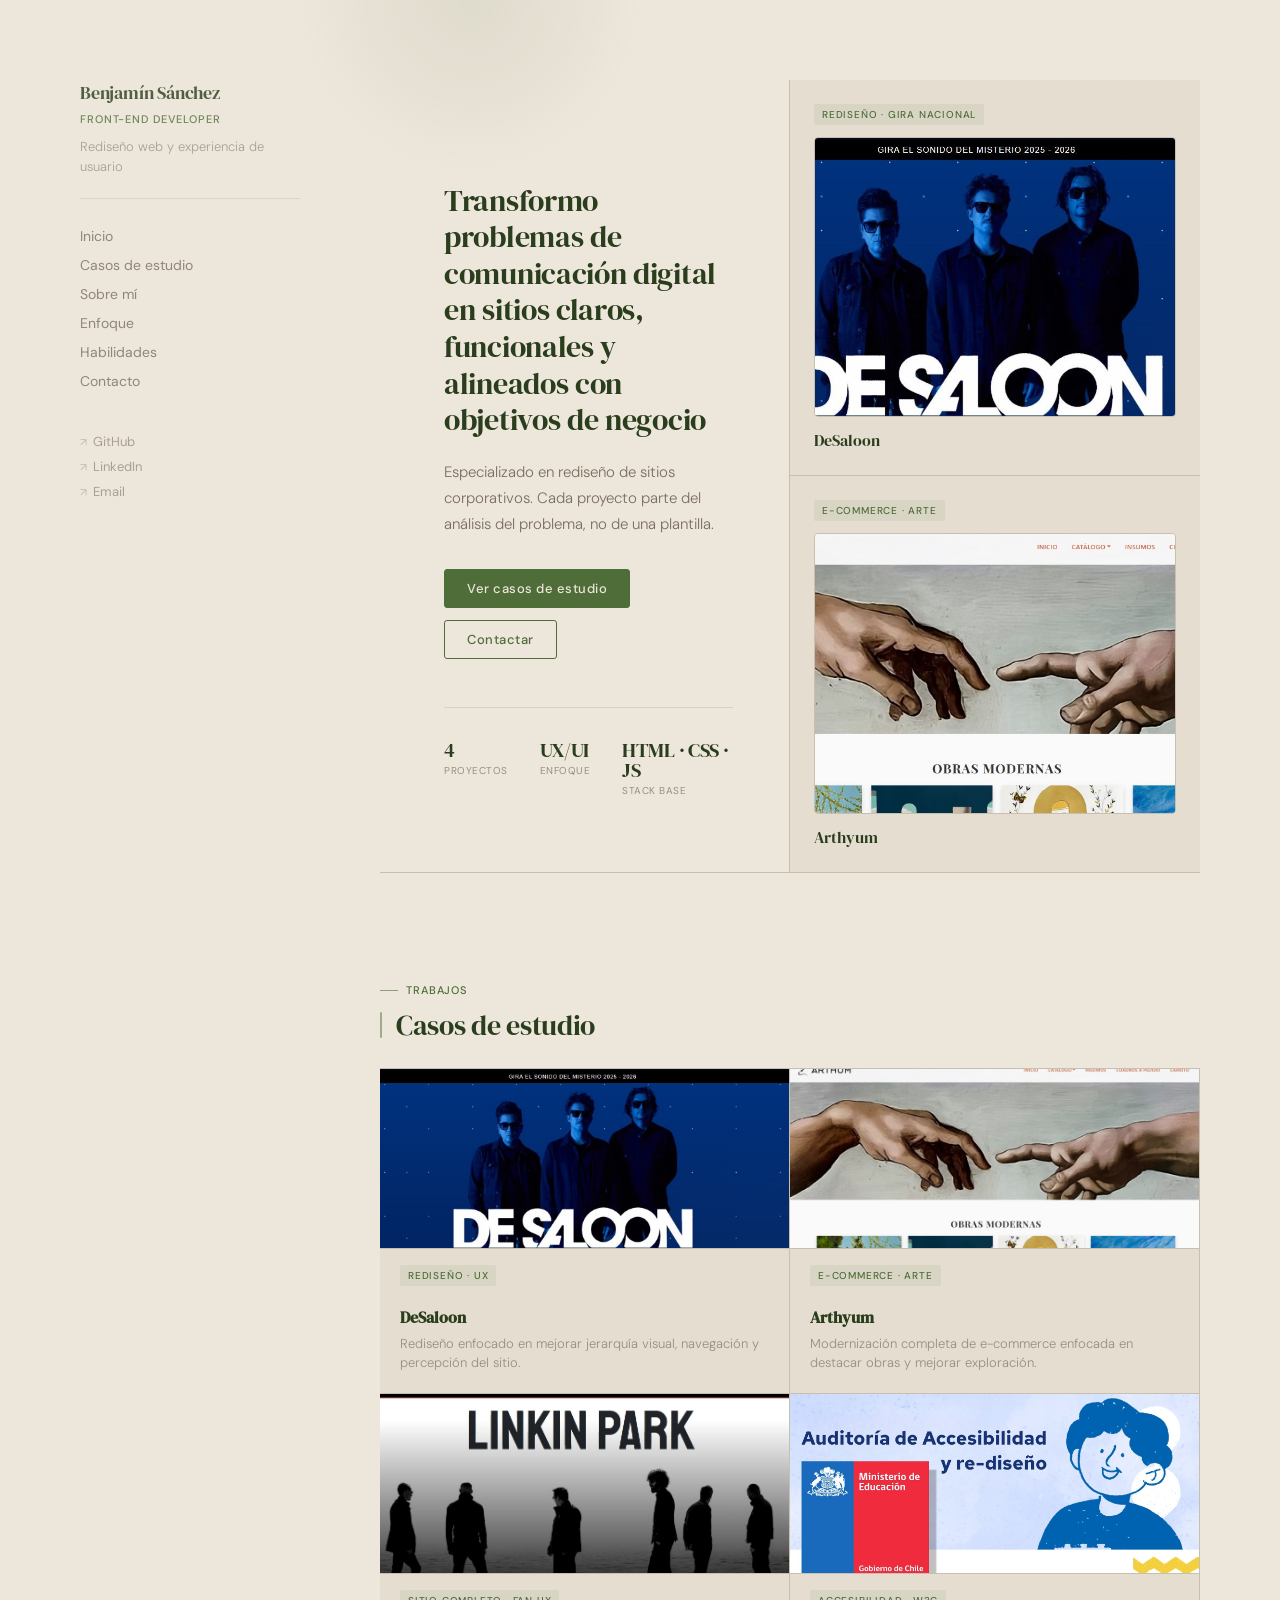
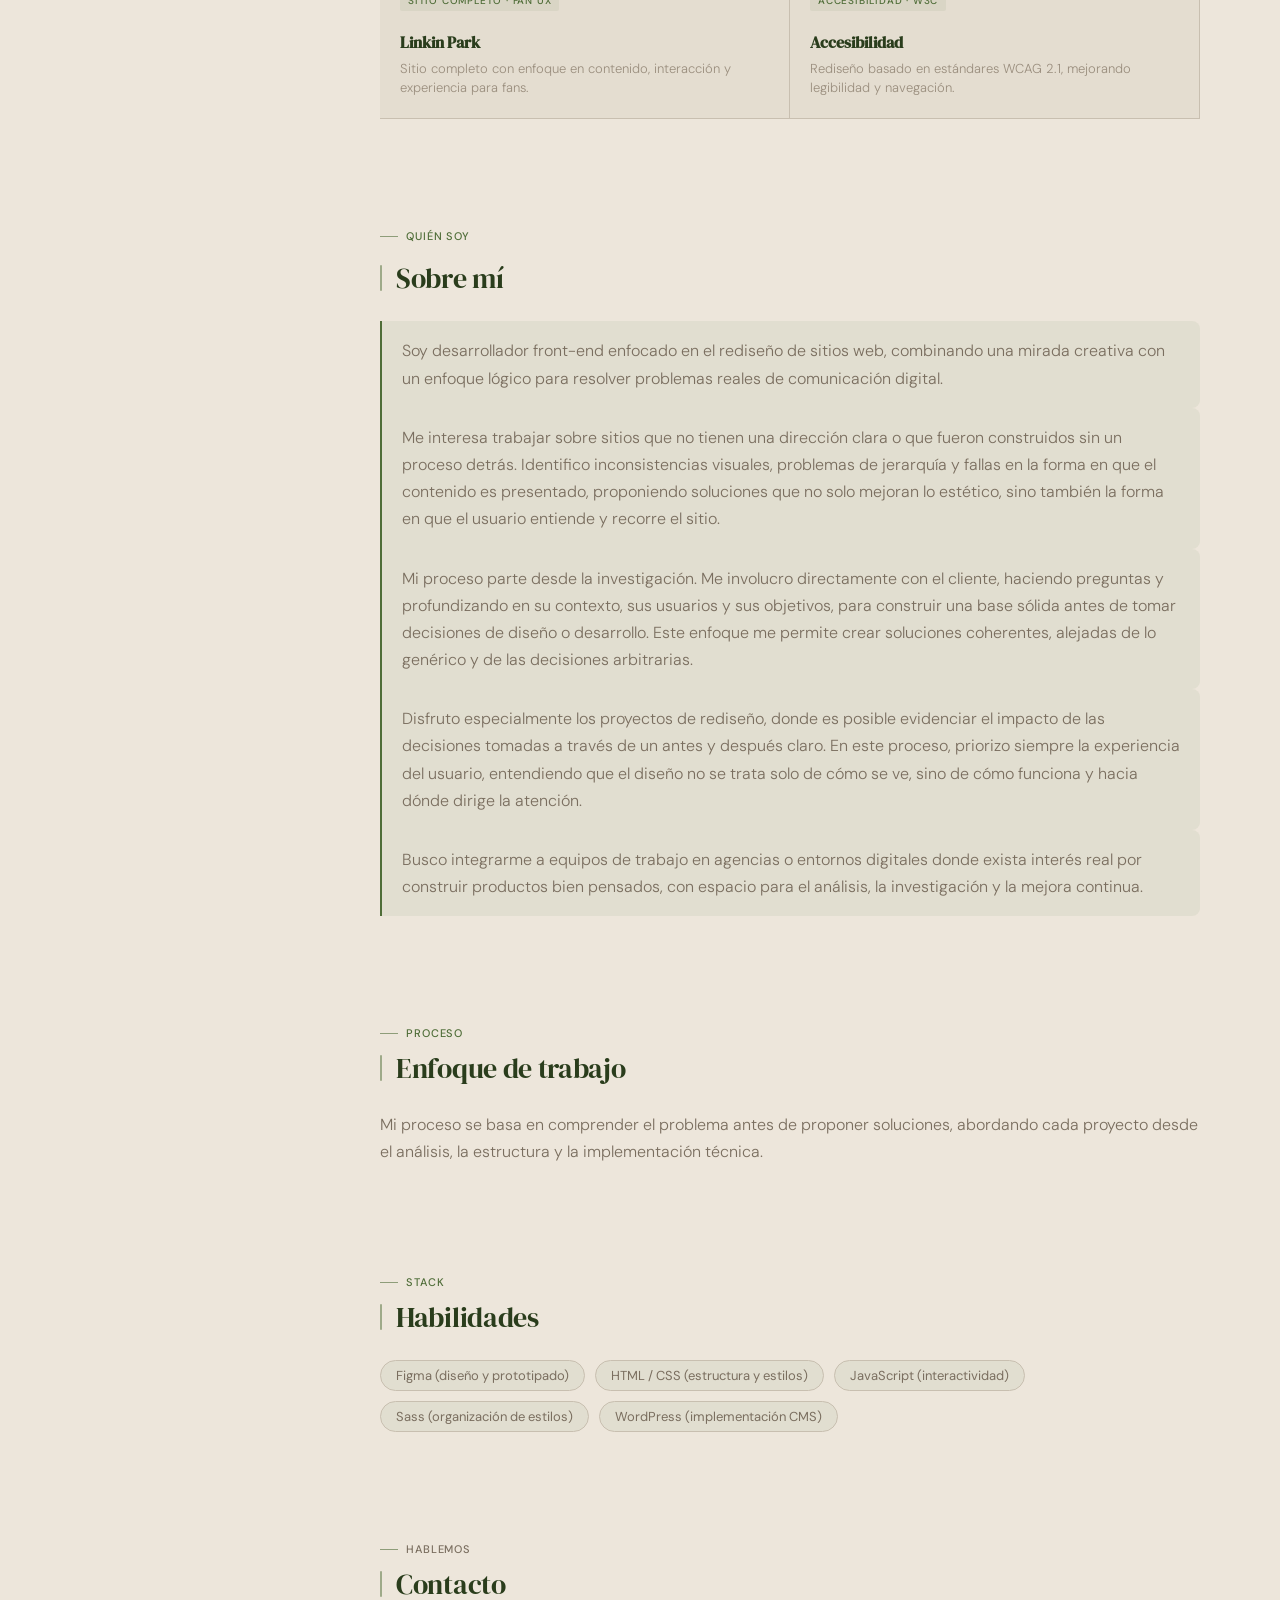
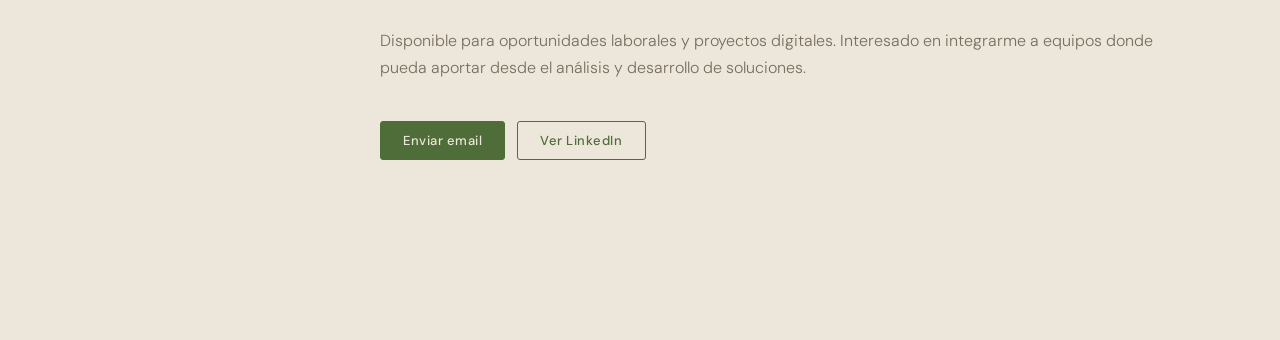
<file: index.html>
<!DOCTYPE html>
<html lang="es">
<head>
    <meta charset="UTF-8">
    <meta name="viewport" content="width=device-width, initial-scale=1.0">
    <title>Portafolio — Benjamín Sánchez</title>
    <link rel="stylesheet" href="style.css">
</head>

<body>

    <div class="cursor-glow"></div>

    <div class="container">

        <!-- SIDEBAR -->
        <aside class="sidebar">
            <div class="sidebar-content">
                <div class="sidebar-top">
                    <h1>Benjamín Sánchez</h1>
                    <p class="role">Front-end Developer</p>
                    <p class="desc">Rediseño web y experiencia de usuario</p>
                </div>

                <nav>
                    <a href="#inicio">Inicio</a>
                    <a href="#proyectos">Casos de estudio</a>
                    <a href="#sobre">Sobre mí</a>
                    <a href="#metodologia">Enfoque</a>
                    <a href="#habilidades">Habilidades</a>
                    <a href="#contacto">Contacto</a>
                </nav>

                <div class="links">
                    <a href="#" class="link-item">
                        <span class="link-icon">↗</span> GitHub
                    </a>
                    <a href="#" class="link-item">
                        <span class="link-icon">↗</span> LinkedIn
                    </a>
                    <a href="mailto:tu@email.com" class="link-item">
                        <span class="link-icon">↗</span> Email
                    </a>
                </div>
            </div>
        </aside>

        <!-- CONTENIDO -->
        <main class="content">

            <!-- HERO -->
            <section id="inicio" class="section hero">

                <div class="hero-grid">

                    <!-- columna izquierda: texto -->
                    <div class="hero-copy">
                        <h2>Transformo problemas de comunicación digital en sitios claros, funcionales y alineados con
                            objetivos de negocio</h2>
                        <p class="hero-desc">
                            Especializado en rediseño de sitios corporativos. Cada proyecto parte del análisis del
                            problema, no de una plantilla.
                        </p>
                        <div class="hero-cta">
                            <a href="#proyectos" class="btn">Ver casos de estudio</a>
                            <a href="#contacto" class="btn btn-ghost">Contactar</a>
                        </div>
                        <div class="hero-stats">
                            <div class="hero-stat">
                                <span class="stat-n">4</span>
                                <span class="stat-l">Proyectos</span>
                            </div>
                            <div class="hero-stat">
                                <span class="stat-n">UX/UI</span>
                                <span class="stat-l">Enfoque</span>
                            </div>
                            <div class="hero-stat">
                                <span class="stat-n">HTML · CSS · JS</span>
                                <span class="stat-l">Stack base</span>
                            </div>
                        </div>
                    </div>

                    <!-- columna derecha: mockups -->
                    <div class="hero-visual">
                        <a href="Desaloon.html" class="hero-card">
                            <span class="hero-card-tag">Rediseño · Gira nacional</span>
                            <div class="hero-mockup">
                                <img src="assets/imgs/hero5.JPG" alt="DeSaloon preview">
                            </div>
                            <span class="hero-card-name">DeSaloon</span>
                        </a>
                        <a href="Artyum.html" class="hero-card">
                            <span class="hero-card-tag">E-commerce · Arte</span>
                            <div class="hero-mockup">
                                <img src="assets/imgs/portafolioart.JPG" alt="Arthyum preview">
                            </div>
                            <span class="hero-card-name">Arthyum</span>
                        </a>
                    </div>

                </div>

            </section>

            <!-- PROYECTOS -->
            <section id="proyectos" class="section projects">

                <p class="small">Trabajos</p>
                <h2>Casos de estudio</h2>

                <div class="projects-grid">

                    <a href="Desaloon.html" class="card">



                        <img class="card-img" src="assets/imgs/hero5.JPG" alt="DeSaloon - Rediseño sitio de gira">
                        <span class="project-type">Rediseño · UX</span>
                        <div class="card-body">
                            <h3 class="card-title">DeSaloon</h3>
                            <p class="card-desc">
                                Rediseño enfocado en mejorar jerarquía visual, navegación y percepción del sitio.
                            </p>
                        </div>

                    </a>

                    <a href="arthyum.html" class="card">


                        <img class="card-img" src="assets/imgs/portafolioart.JPG"
                            alt="Arthyum - Rediseño e-commerce de arte">
                        <span class="project-type">E-commerce · Arte</span>

                        <div class="card-body">
                            <h3 class="card-title">Arthyum</h3>
                            <p class="card-desc">
                                Modernización completa de e-commerce enfocada en destacar obras y mejorar exploración.
                            </p>
                        </div>

                    </a>

                    <a href="Linkinpark.html" class="card">



                        <img class="card-img" src="assets/imgs/portafolp.JPG"
                            alt="Linkin Park - Sitio informativo y comunidad">
                        <span class="project-type">Sitio completo · Fan UX</span>
                        <div class="card-body">
                            <h3 class="card-title">Linkin Park</h3>
                            <p class="card-desc">
                                Sitio completo con enfoque en contenido, interacción y experiencia para fans.
                            </p>
                        </div>

                    </a>

                    <a href="AcceMine.html" class="card">


                        <img class="card-img" src="assets/imgs/portafolioacces.JPG"
                            alt="Rediseño accesible basado en WCAG">
                        <span class="project-type">Accesibilidad · W3C</span>

                        <div class="card-body">
                            <h3 class="card-title">Accesibilidad</h3>
                            <p class="card-desc">
                                Rediseño basado en estándares WCAG 2.1, mejorando legibilidad y navegación.
                            </p>
                        </div>

                    </a>

                </div>
            </section>

            <!-- SOBRE MI -->
            <section class="section">
                <p class="small">Quién soy</p>
                <section id="sobre" class="section">
                    <h2>Sobre mí</h2>

                    <p class="about-intro">
                        Soy desarrollador front-end enfocado en el rediseño de sitios web, combinando una mirada
                        creativa con un enfoque lógico para resolver problemas reales de comunicación digital.
                    </p>

                    <p>
                        Me interesa trabajar sobre sitios que no tienen una dirección clara o que fueron construidos sin
                        un proceso detrás. Identifico inconsistencias visuales, problemas de jerarquía y fallas en la
                        forma en que el contenido es presentado, proponiendo soluciones que no solo mejoran lo estético,
                        sino también la forma en que el usuario entiende y recorre el sitio.
                    </p>

                    <p>
                        Mi proceso parte desde la investigación. Me involucro directamente con el cliente, haciendo
                        preguntas y profundizando en su contexto, sus usuarios y sus objetivos, para construir una base
                        sólida antes de tomar decisiones de diseño o desarrollo. Este enfoque me permite crear
                        soluciones coherentes, alejadas de lo genérico y de las decisiones arbitrarias.
                    </p>

                    <p>
                        Disfruto especialmente los proyectos de rediseño, donde es posible evidenciar el impacto de las
                        decisiones tomadas a través de un antes y después claro. En este proceso, priorizo siempre la
                        experiencia del usuario, entendiendo que el diseño no se trata solo de cómo se ve, sino de cómo
                        funciona y hacia dónde dirige la atención.
                    </p>

                    <p>
                        Busco integrarme a equipos de trabajo en agencias o entornos digitales donde exista interés real
                        por construir productos bien pensados, con espacio para el análisis, la investigación y la
                        mejora continua.
                    </p>
                </section>

            </section>

            <!-- METODOLOGÍA -->
            <section id="metodologia" class="section">
                <p class="small">Proceso</p>
                <h2>Enfoque de trabajo</h2>
                <p>
                    Mi proceso se basa en comprender el problema antes de proponer soluciones, abordando cada proyecto
                    desde el análisis, la estructura y la implementación técnica.
                </p>
                <!-- <ul class="skills-list">
                    <li class="skill-tag">Levantamiento de requerimientos</li>
                    <li class="skill-tag">Análisis del problema</li>
                    <li class="skill-tag">Definición de estructura</li>
                    <li class="skill-tag">Prototipado</li>
                    <li class="skill-tag">Desarrollo</li>
                    <li class="skill-tag">Evaluación y ajustes</li>
                </ul> -->
            </section>

            <!-- HABILIDADES -->
            <section id="habilidades" class="section">
                <p class="small">Stack</p>
                <h2>Habilidades</h2>
                <ul class="skills-list">
                    <li class="skill-tag">Figma (diseño y prototipado)</li>
                    <li class="skill-tag">HTML / CSS (estructura y estilos)</li>
                    <li class="skill-tag">JavaScript (interactividad)</li>
                    <li class="skill-tag">Sass (organización de estilos)</li>
                    <li class="skill-tag">WordPress (implementación CMS)</li>
                </ul>
            </section>

            <!-- CONTACTO -->
            <section id="contacto" class="section">
                <p class="small">Hablemos</p>
                <h2>Contacto</h2>
                <p>
                    Disponible para oportunidades laborales y proyectos digitales.
                    Interesado en integrarme a equipos donde pueda aportar desde el análisis y desarrollo de soluciones.
                </p>
                <div class="contact-links">
                    <a href="mailto:tu@email.com" class="btn">Enviar email</a>
                    <a href="#" class="btn btn-ghost">Ver LinkedIn</a>
                </div>
            </section>

        </main>
    </div>

    <script src="script.js"></script>
</body>

</html>
</file>
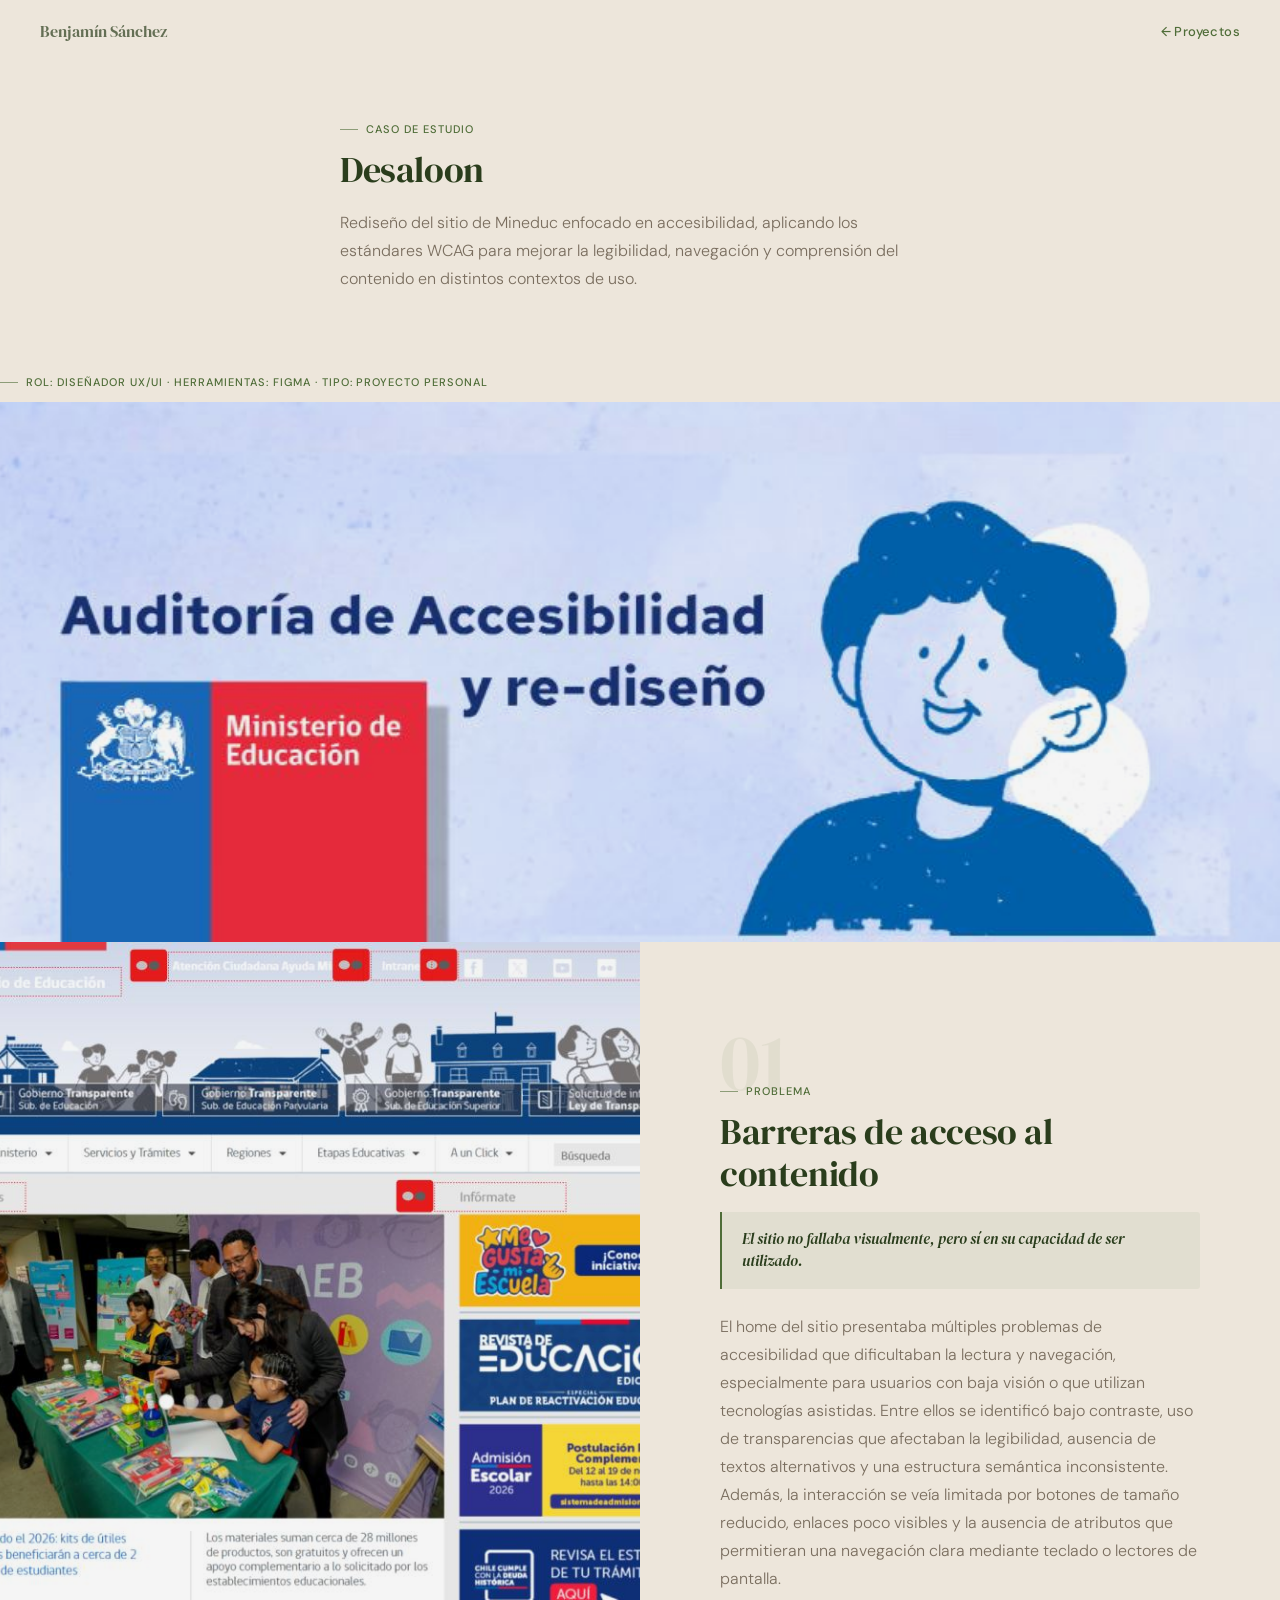
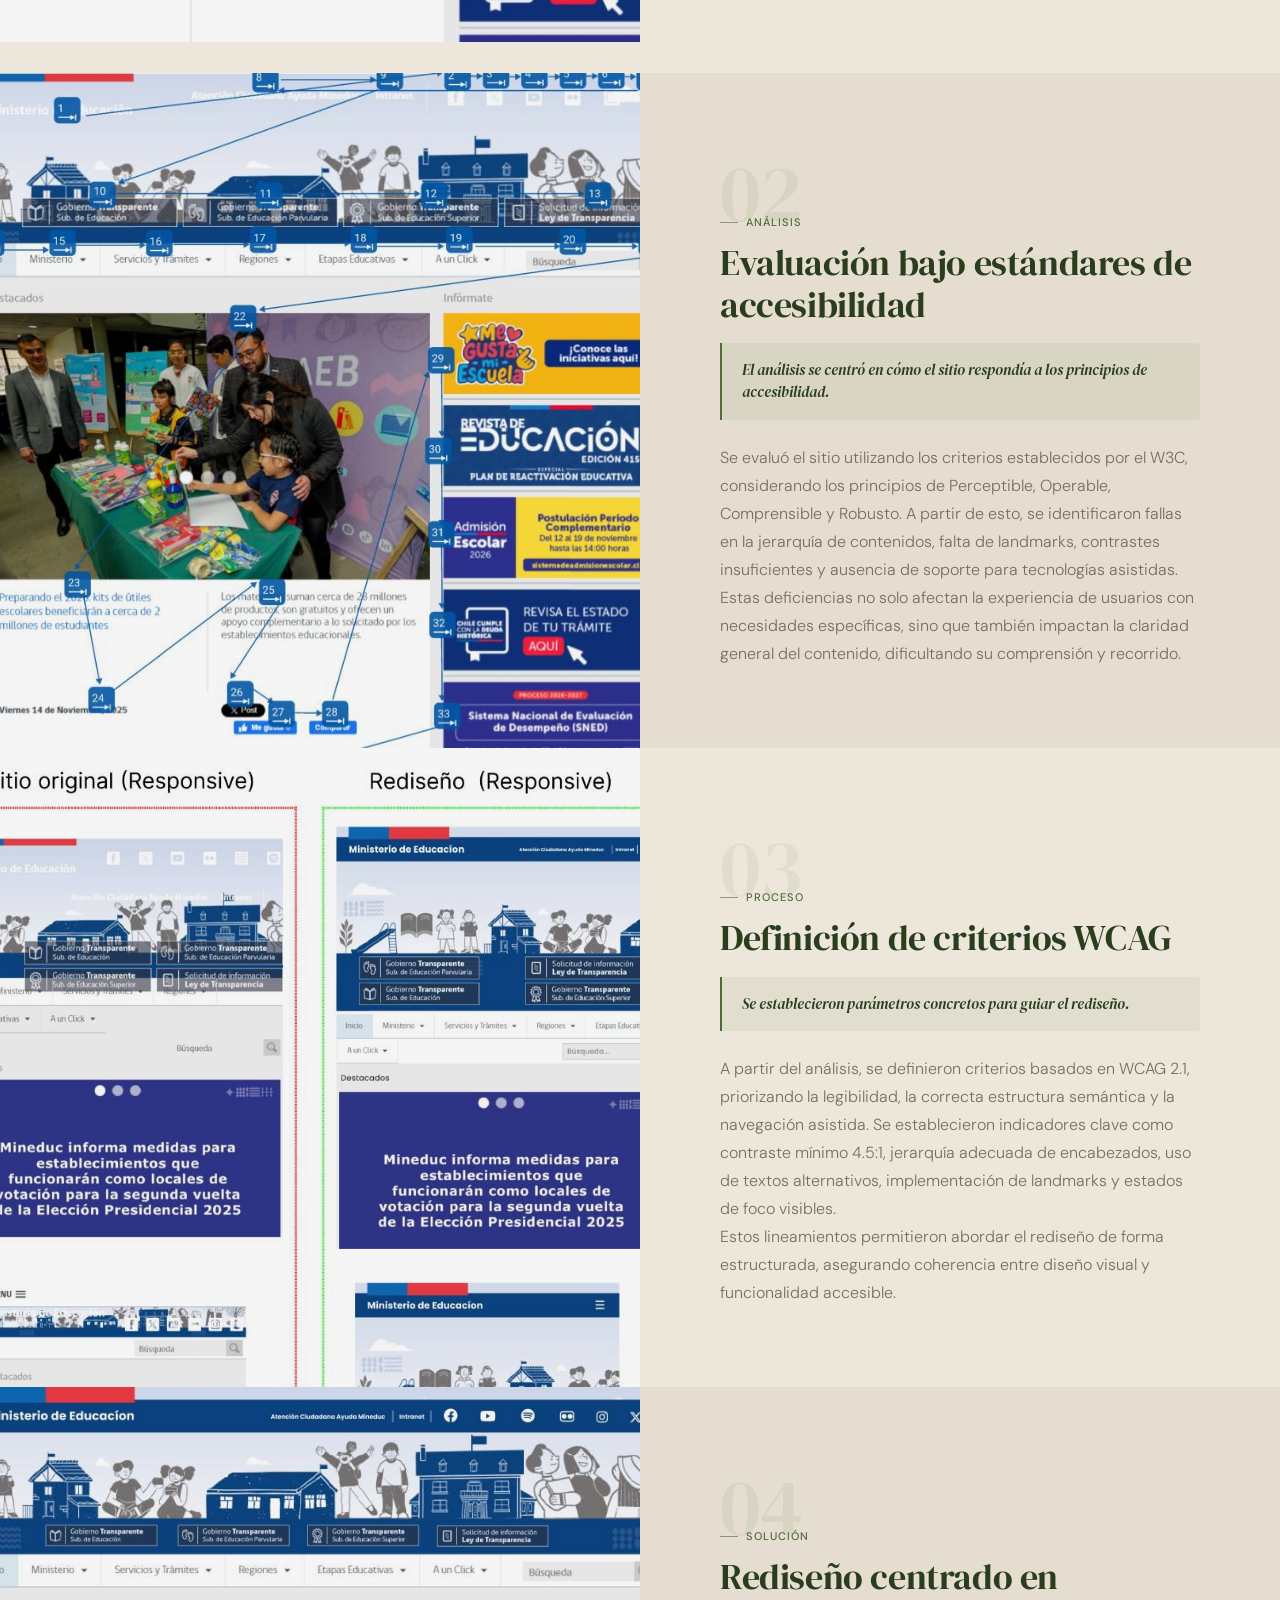
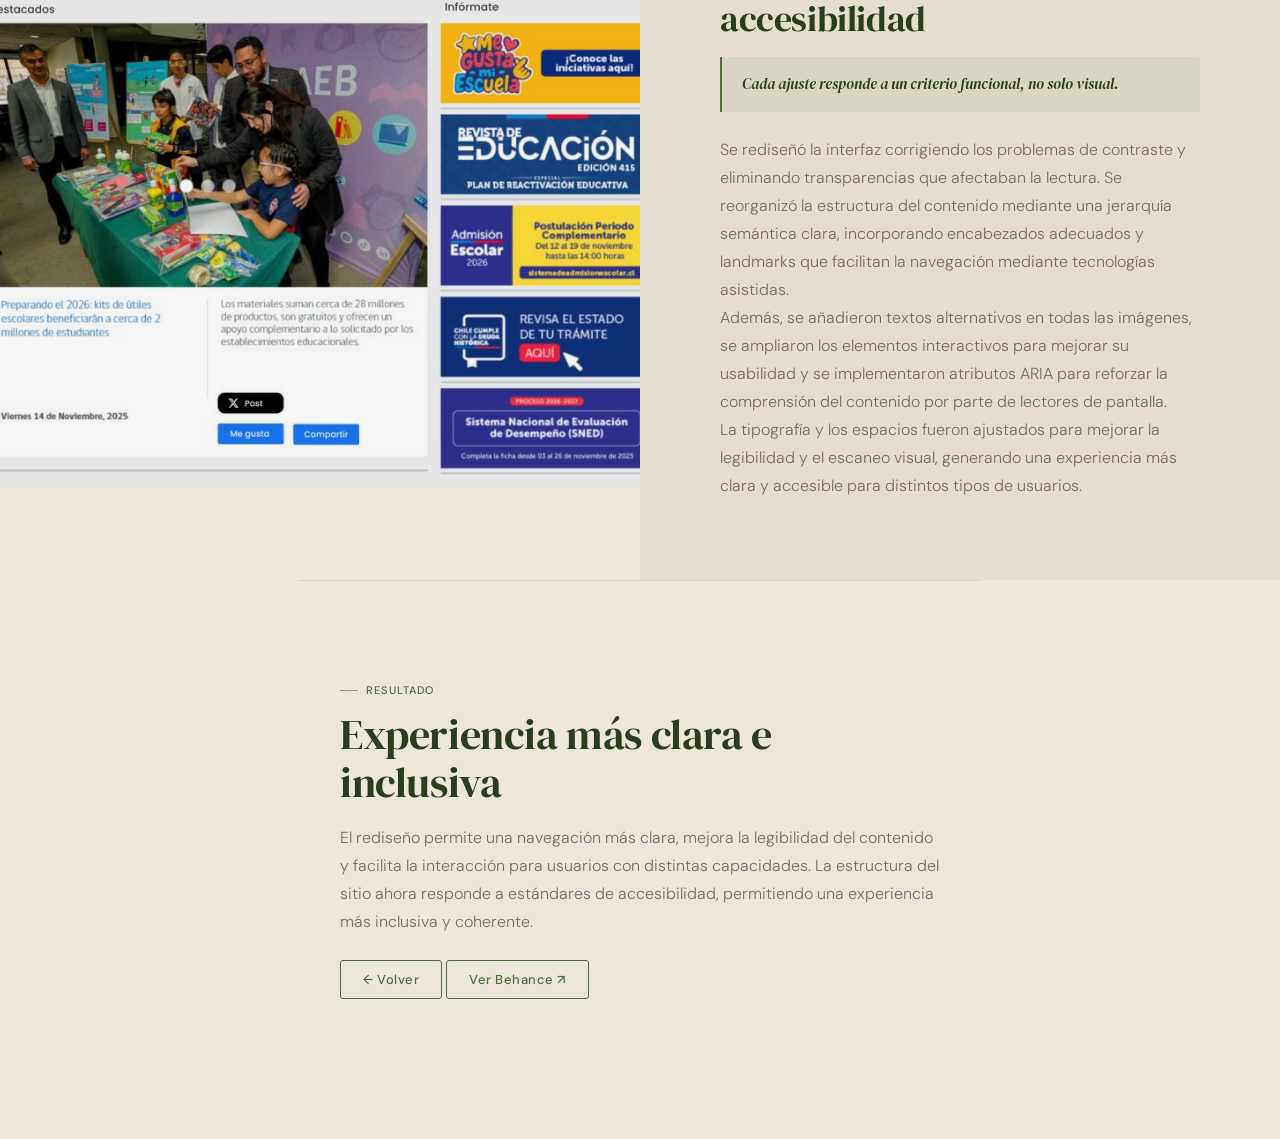
<file: AcceMine.html>
<!DOCTYPE html>
<html lang="es">

<head>
    <meta charset="UTF-8">
    <meta name="viewport" content="width=device-width, initial-scale=1.0">
    <title>Arthyum — Benjamín Sánchez</title>
    <link rel="stylesheet" href="detalle.css">
</head>

<body>

    <!-- Barra de progreso -->
    <div class="progress-bar" id="progress"></div>

    <!-- Header flotante -->
    <header class="case-header" id="caseHeader">
        <a href="index.html" class="case-header-name">Benjamín Sánchez</a>
        <a href="index.html#proyectos" class="case-header-back">← Proyectos</a>
    </header>

    <main class="content">

        <!-- HERO texto -->
        <section class="section-narrow">
            <p class="small reveal" data-delay="1">Caso de estudio</p>
            <h2 class="reveal" data-delay="2">Desaloon</h2>
            <p>
                Rediseño del sitio de Mineduc enfocado en accesibilidad, aplicando los estándares WCAG para mejorar la
                legibilidad, navegación y comprensión del contenido en distintos contextos de uso.
            </p>
        </section>

        <p class="small">
            Rol: Diseñador UX/UI · Herramientas: Figma · Tipo: Proyecto personal
        </p>

        <!-- HERO imagen full -->
        <section class="section-wide">
            <picture>
                <!-- Imagen para mobile (más vertical / alargada) -->
                <source srcset="assets/imgs/responsacc.JPG" media="(max-width: 767px)" alt="Imagen con logo de mineduc">

                <!-- Imagen default (desktop) -->
                <img src="assets/imgs/heroaces.JPG" class="case-img-large reveal-img" alt="Arthyum hero" alt="Imagen con logo de mineduc">
            </picture>
        </section>

        <!-- PROBLEMA -->
        <section class="section-wide">
            <div class="case-grid">
                <img src="assets/imgs/acces1.JPG" class="case-img-large reveal-img"
                    alt="Sitio original antes de los cambios">
                <div class="case-text reveal" data-index="01">
                    <p class="small">Problema</p>
                    <h2>Barreras de acceso al contenido</h2>
                    <p class="case-note">
                        El sitio no fallaba visualmente, pero sí en su capacidad de ser utilizado.
                    </p>

                    <p>
                        El home del sitio presentaba múltiples problemas de accesibilidad que dificultaban la lectura y
                        navegación,
                        especialmente para usuarios con baja visión o que utilizan tecnologías asistidas. Entre ellos se
                        identificó
                        bajo contraste, uso de transparencias que afectaban la legibilidad, ausencia de textos
                        alternativos y una
                        estructura semántica inconsistente.
                    </p>

                    <p>
                        Además, la interacción se veía limitada por botones de tamaño reducido, enlaces poco visibles y
                        la ausencia
                        de atributos que permitieran una navegación clara mediante teclado o lectores de pantalla.
                    </p>
                </div>
            </div>
        </section>

        <!-- ANÁLISIS -->
        <section class="section-wide">
            <div class="case-grid reverse">
                <div class="case-text reveal" data-index="02">
                    <p class="small">Análisis</p>
                    <h2>Evaluación bajo estándares de accesibilidad</h2>
                    <p class="case-note">
                        El análisis se centró en cómo el sitio respondía a los principios de accesibilidad.
                    </p>

                    <p>
                        Se evaluó el sitio utilizando los criterios establecidos por el W3C, considerando los principios
                        de
                        Perceptible, Operable, Comprensible y Robusto. A partir de esto, se identificaron fallas en la
                        jerarquía
                        de contenidos, falta de landmarks, contrastes insuficientes y ausencia de soporte para
                        tecnologías asistidas.
                    </p>

                    <p>
                        Estas deficiencias no solo afectan la experiencia de usuarios con necesidades específicas, sino
                        que también
                        impactan la claridad general del contenido, dificultando su comprensión y recorrido.
                    </p>
                </div>
                <img src="assets/imgs/acces2.JPG" class="case-img-large reveal-img"
                    alt="Imagen de navegacion por teclado en sitio de Mineduc.cl">
            </div>
        </section>

        <!-- PROCESO -->
        <section class="section-wide">
            <div class="case-grid">
                <img src="assets/imgs/acces3.JPG" class="case-img-large reveal-img"
                    alt="Mockup del antes y despues del rediseño del responsive">
                <div class="case-text reveal" data-index="03">
                    <p class="small">Proceso</p>
                    <h2>Definición de criterios WCAG</h2>
                    <p class="case-note">
                        Se establecieron parámetros concretos para guiar el rediseño.
                    </p>

                    <p>
                        A partir del análisis, se definieron criterios basados en WCAG 2.1, priorizando la legibilidad,
                        la correcta
                        estructura semántica y la navegación asistida. Se establecieron indicadores clave como contraste
                        mínimo 4.5:1,
                        jerarquía adecuada de encabezados, uso de textos alternativos, implementación de landmarks y
                        estados de foco visibles.
                    </p>

                    <p>
                        Estos lineamientos permitieron abordar el rediseño de forma estructurada, asegurando coherencia
                        entre diseño
                        visual y funcionalidad accesible.
                    </p>
                </div>
            </div>
        </section>

        <!-- SOLUCIÓN -->
        <section class="section-wide">
            <div class="case-grid reverse">
                <div class="case-text reveal" data-index="04">
                    <p class="small">Solución</p>
                    <h2>Rediseño centrado en accesibilidad</h2>
                    <p class="case-note">
                        Cada ajuste responde a un criterio funcional, no solo visual.
                    </p>

                    <p>
                        Se rediseñó la interfaz corrigiendo los problemas de contraste y eliminando transparencias que
                        afectaban la
                        lectura. Se reorganizó la estructura del contenido mediante una jerarquía semántica clara,
                        incorporando encabezados
                        adecuados y landmarks que facilitan la navegación mediante tecnologías asistidas.
                    </p>

                    <p>
                        Además, se añadieron textos alternativos en todas las imágenes, se ampliaron los elementos
                        interactivos para
                        mejorar su usabilidad y se implementaron atributos ARIA para reforzar la comprensión del
                        contenido por parte
                        de lectores de pantalla.
                    </p>

                    <p>
                        La tipografía y los espacios fueron ajustados para mejorar la legibilidad y el escaneo visual,
                        generando una
                        experiencia más clara y accesible para distintos tipos de usuarios.
                    </p>
                </div>
                <img src="assets/imgs/accesfinal2.JPG" class="case-img-large reveal-img"
                    alt="Resultado final del rediseño de Mineduc">

            </div>
        </section>

        <!-- RESULTADO -->
        <section class="section-narrow">
            <p class="small reveal" data-delay="1">Resultado</p>
            <h2 class="reveal" data-delay="2">Experiencia más clara e inclusiva</h2>
            <p class="reveal" data-delay="3">
                El rediseño permite una navegación más clara, mejora la legibilidad del contenido y facilita la
                interacción
                para usuarios con distintas capacidades. La estructura del sitio ahora responde a estándares de
                accesibilidad,
                permitiendo una experiencia más inclusiva y coherente.
            </p>
            <a href="index.html#proyectos" class="btn btn-ghost reveal" data-delay="3">← Volver</a>

            <a href="https://www.behance.net/gallery/239774529/Auditoria-de-Accesibilidad-y-re-diseno" target="_blank"
                class="btn btn-ghost reveal" data-delay="3">
                Ver Behance ↗
            </a>
        </section>

    </main>

    <script>
        // Header al scroll
        const header = document.getElementById('caseHeader');
        const progress = document.getElementById('progress');

        window.addEventListener('scroll', () => {
            // Header con fondo
            header.classList.toggle('scrolled', window.scrollY > 60);

            // Barra de progreso
            const docHeight = document.documentElement.scrollHeight - window.innerHeight;
            const pct = (window.scrollY / docHeight) * 100;
            progress.style.width = pct + '%';
        });

        // Scroll reveal con IntersectionObserver
        const reveals = document.querySelectorAll('.reveal, .reveal-img');
        const observer = new IntersectionObserver((entries) => {
            entries.forEach(entry => {
                if (entry.isIntersecting) {
                    entry.target.classList.add('visible');
                    observer.unobserve(entry.target);
                }
            });
        }, { threshold: 0.12 });

        reveals.forEach(el => observer.observe(el));
    </script>

</body>

</html>
</file>
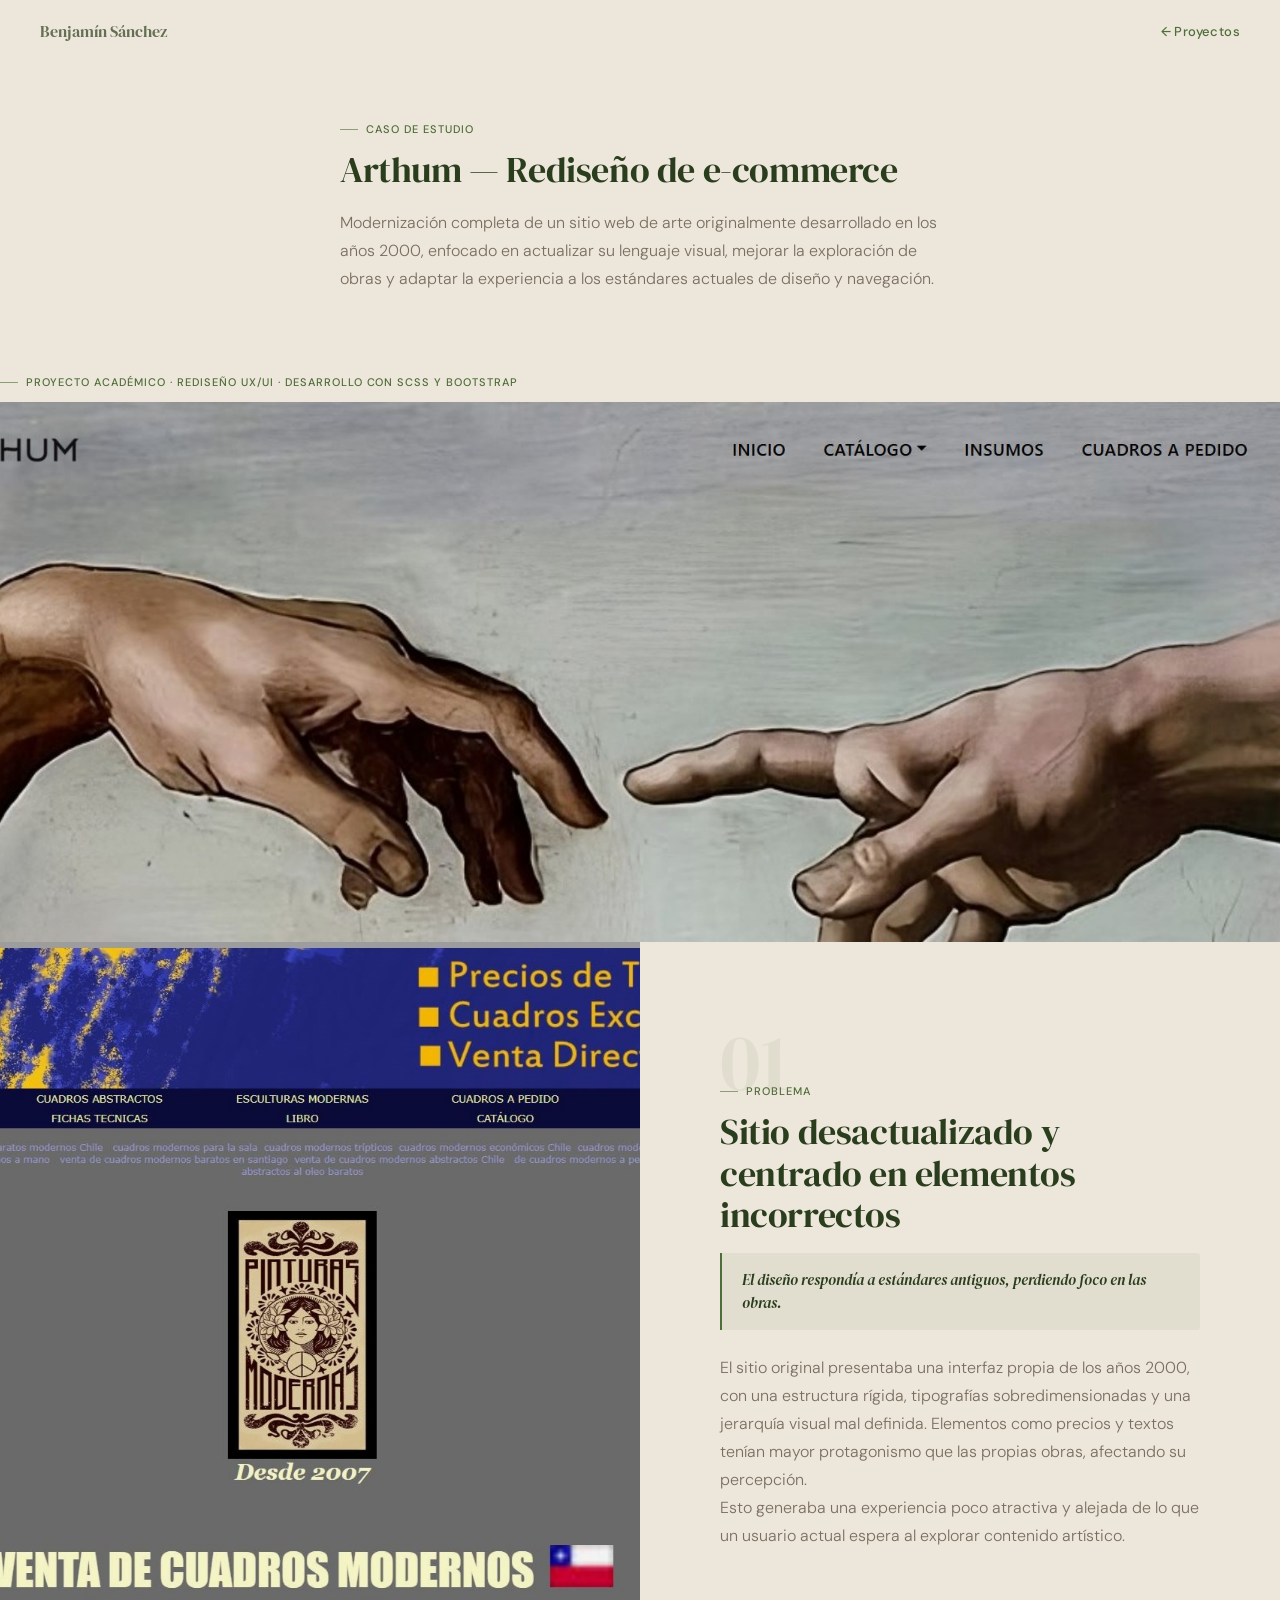
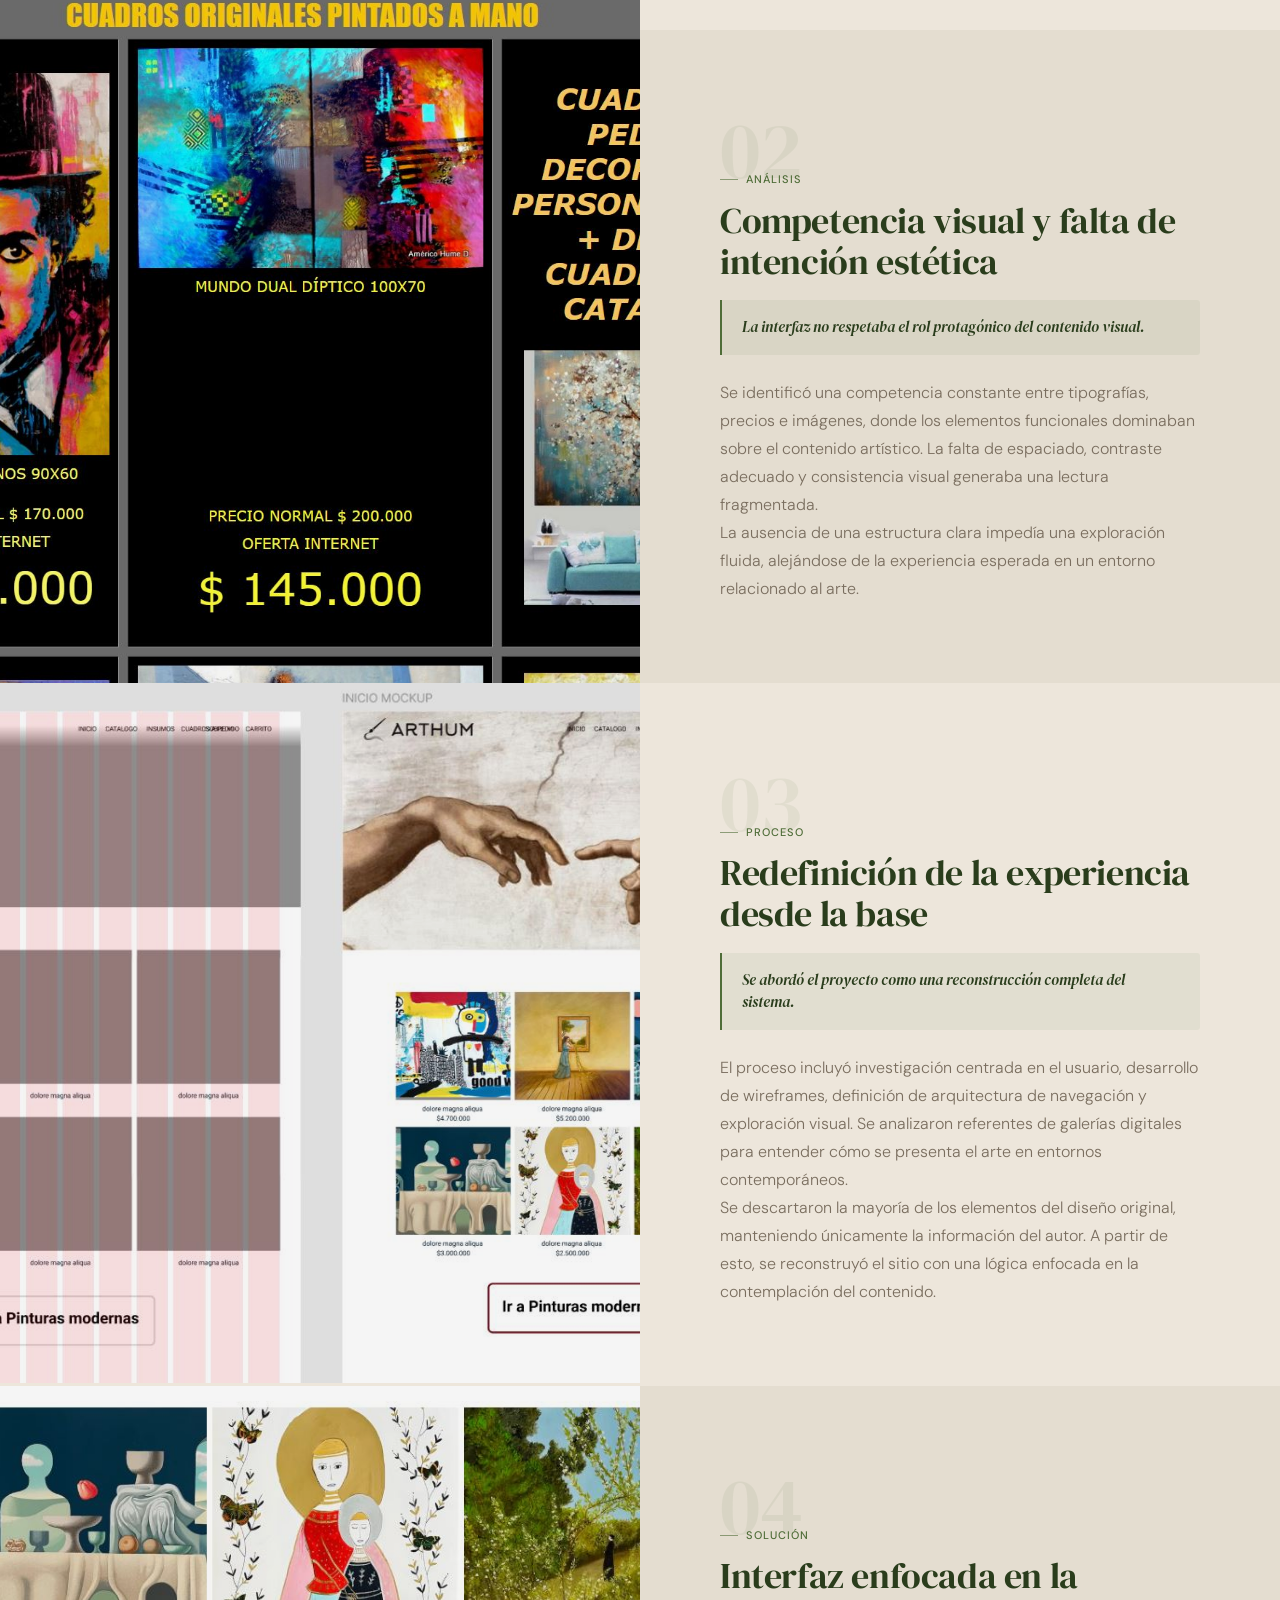
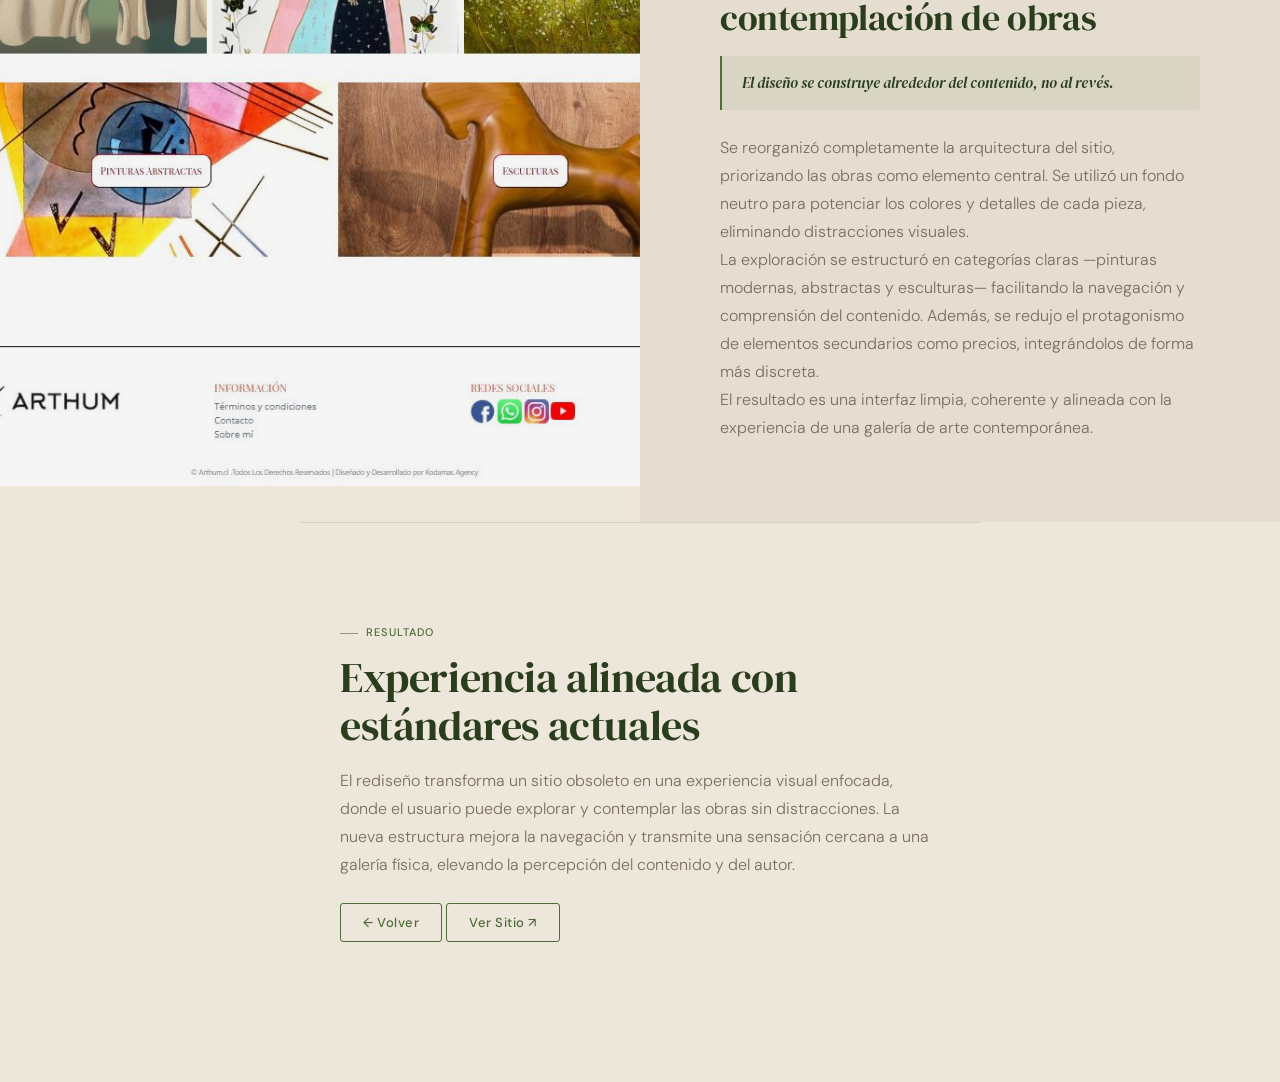
<file: arthyum.html>
<!DOCTYPE html>
<html lang="es">

<head>
    <meta charset="UTF-8">
    <meta name="viewport" content="width=device-width, initial-scale=1.0">
    <title>Arthum — Benjamín Sánchez</title>
    <link rel="stylesheet" href="detalle.css">
</head>

<body>

    <!-- Barra de progreso -->
    <div class="progress-bar" id="progress"></div>

    <!-- Header flotante -->
    <header class="case-header" id="caseHeader">
        <a href="index.html" class="case-header-name">Benjamín Sánchez</a>
        <a href="index.html#proyectos" class="case-header-back">← Proyectos</a>
    </header>

    <main class="content">



        <!-- HERO texto -->
        <section class="section-narrow">
            <p class="small reveal" data-delay="1">Caso de estudio</p>
            <h2 class="reveal" data-delay="2">Arthum — Rediseño de e-commerce</h2>
            <p class="reveal" data-delay="3">
                Modernización completa de un sitio web de arte originalmente desarrollado en los años 2000,
                enfocado en actualizar su lenguaje visual, mejorar la exploración de obras y adaptar la experiencia
                a los estándares actuales de diseño y navegación.
            </p>
        </section>

        <p class="small reveal">
            Proyecto académico · Rediseño UX/UI · Desarrollo con SCSS y Bootstrap
        </p>

        <!-- HERO imagen full -->
        <section class="section-wide">
            <source srcset="assets/imgs/resposiveart.JPG" media="(max-width: 767px)">

            <img src="assets/imgs/heroearty.JPG" class="case-img-large reveal-img" alt="Arthum hero">
        </section>

        <!-- PROBLEMA -->
        <section class="section-wide">
            <div class="case-grid">
                <img src="assets/imgs/sitioartyumantig.JPG" class="case-img-large reveal-img" alt="Problema">
                <div class="case-text reveal" data-index="01">
                    <p class="small">Problema</p>
                    <h2>Sitio desactualizado y centrado en elementos incorrectos</h2>

                    <p class="case-note">
                        El diseño respondía a estándares antiguos, perdiendo foco en las obras.
                    </p>

                    <p>
                        El sitio original presentaba una interfaz propia de los años 2000, con una
                        estructura rígida, tipografías sobredimensionadas y una jerarquía visual
                        mal definida. Elementos como precios y textos tenían mayor protagonismo
                        que las propias obras, afectando su percepción.
                    </p>

                    <p>
                        Esto generaba una experiencia poco atractiva y alejada de lo que un usuario
                        actual espera al explorar contenido artístico.
                    </p>
                </div>
            </div>
        </section>

        <!-- ANÁLISIS -->
        <section class="section-wide">
            <div class="case-grid reverse">
                <div class="case-text reveal" data-index="02">
                    <p class="small">Análisis</p>
                    <h2>Competencia visual y falta de intención estética</h2>

                    <p class="case-note">
                        La interfaz no respetaba el rol protagónico del contenido visual.
                    </p>

                    <p>
                        Se identificó una competencia constante entre tipografías, precios e imágenes,
                        donde los elementos funcionales dominaban sobre el contenido artístico.
                        La falta de espaciado, contraste adecuado y consistencia visual generaba
                        una lectura fragmentada.
                    </p>

                    <p>
                        La ausencia de una estructura clara impedía una exploración fluida, alejándose
                        de la experiencia esperada en un entorno relacionado al arte.
                    </p>
                </div>
                <img src="assets/imgs/sitiosantiarty.JPG" class="case-img-large reveal-img" alt="Análisis">
            </div>
        </section>

        <!-- PROCESO -->
        <section class="section-wide">
            <div class="case-grid">
                <img src="assets/imgs/antedespuesarty.JPG" class="case-img-large reveal-img" alt="Proceso">
                <div class="case-text reveal" data-index="03">
                    <p class="small">Proceso</p>
                    <h2>Redefinición de la experiencia desde la base</h2>

                    <p class="case-note">
                        Se abordó el proyecto como una reconstrucción completa del sistema.
                    </p>

                    <p>
                        El proceso incluyó investigación centrada en el usuario, desarrollo de
                        wireframes, definición de arquitectura de navegación y exploración visual.
                        Se analizaron referentes de galerías digitales para entender cómo se presenta
                        el arte en entornos contemporáneos.
                    </p>

                    <p>
                        Se descartaron la mayoría de los elementos del diseño original, manteniendo
                        únicamente la información del autor. A partir de esto, se reconstruyó el sitio
                        con una lógica enfocada en la contemplación del contenido.
                    </p>
                </div>
            </div>
        </section>

        <!-- SOLUCIÓN -->
        <section class="section-wide">
            <div class="case-grid reverse">
                <div class="case-text reveal" data-index="04">
                    <p class="small">Solución</p>
                    <h2>Interfaz enfocada en la contemplación de obras</h2>

                    <p class="case-note">
                        El diseño se construye alrededor del contenido, no al revés.
                    </p>

                    <p>
                        Se reorganizó completamente la arquitectura del sitio, priorizando las obras
                        como elemento central. Se utilizó un fondo neutro para potenciar los colores
                        y detalles de cada pieza, eliminando distracciones visuales.
                    </p>

                    <p>
                        La exploración se estructuró en categorías claras —pinturas modernas,
                        abstractas y esculturas— facilitando la navegación y comprensión del contenido.
                        Además, se redujo el protagonismo de elementos secundarios como precios,
                        integrándolos de forma más discreta.
                    </p>

                    <p>
                        El resultado es una interfaz limpia, coherente y alineada con la experiencia
                        de una galería de arte contemporánea.
                    </p>
                </div>
                <img src="assets/imgs/finalarty.JPG" class="case-img-large reveal-img" alt="Solución">
            </div>
        </section>

        <!-- RESULTADO -->
        <section class="section-narrow">
            <p class="small reveal" data-delay="1">Resultado</p>
            <h2>Experiencia alineada con estándares actuales</h2>

            <p class="reveal" data-delay="3">
                El rediseño transforma un sitio obsoleto en una experiencia visual enfocada,
                donde el usuario puede explorar y contemplar las obras sin distracciones.
                La nueva estructura mejora la navegación y transmite una sensación cercana
                a una galería física, elevando la percepción del contenido y del autor.
            </p>
            <a href="index.html#proyectos" class="btn btn-ghost reveal" data-delay="3">← Volver</a>
            <a href="#" target="_blank" class="btn btn-ghost reveal" data-delay="3">
                Ver Sitio ↗
            </a>
        </section>

    </main>

    <script>
        // Header al scroll
        const header = document.getElementById('caseHeader');
        const progress = document.getElementById('progress');

        window.addEventListener('scroll', () => {
            // Header con fondo
            header.classList.toggle('scrolled', window.scrollY > 60);

            // Barra de progreso
            const docHeight = document.documentElement.scrollHeight - window.innerHeight;
            const pct = (window.scrollY / docHeight) * 100;
            progress.style.width = pct + '%';
        });

        // Scroll reveal con IntersectionObserver
        const reveals = document.querySelectorAll('.reveal, .reveal-img');
        const observer = new IntersectionObserver((entries) => {
            entries.forEach(entry => {
                if (entry.isIntersecting) {
                    entry.target.classList.add('visible');
                    observer.unobserve(entry.target);
                }
            });
        }, { threshold: 0.12 });

        reveals.forEach(el => observer.observe(el));
    </script>

</body>

</html>
</file>
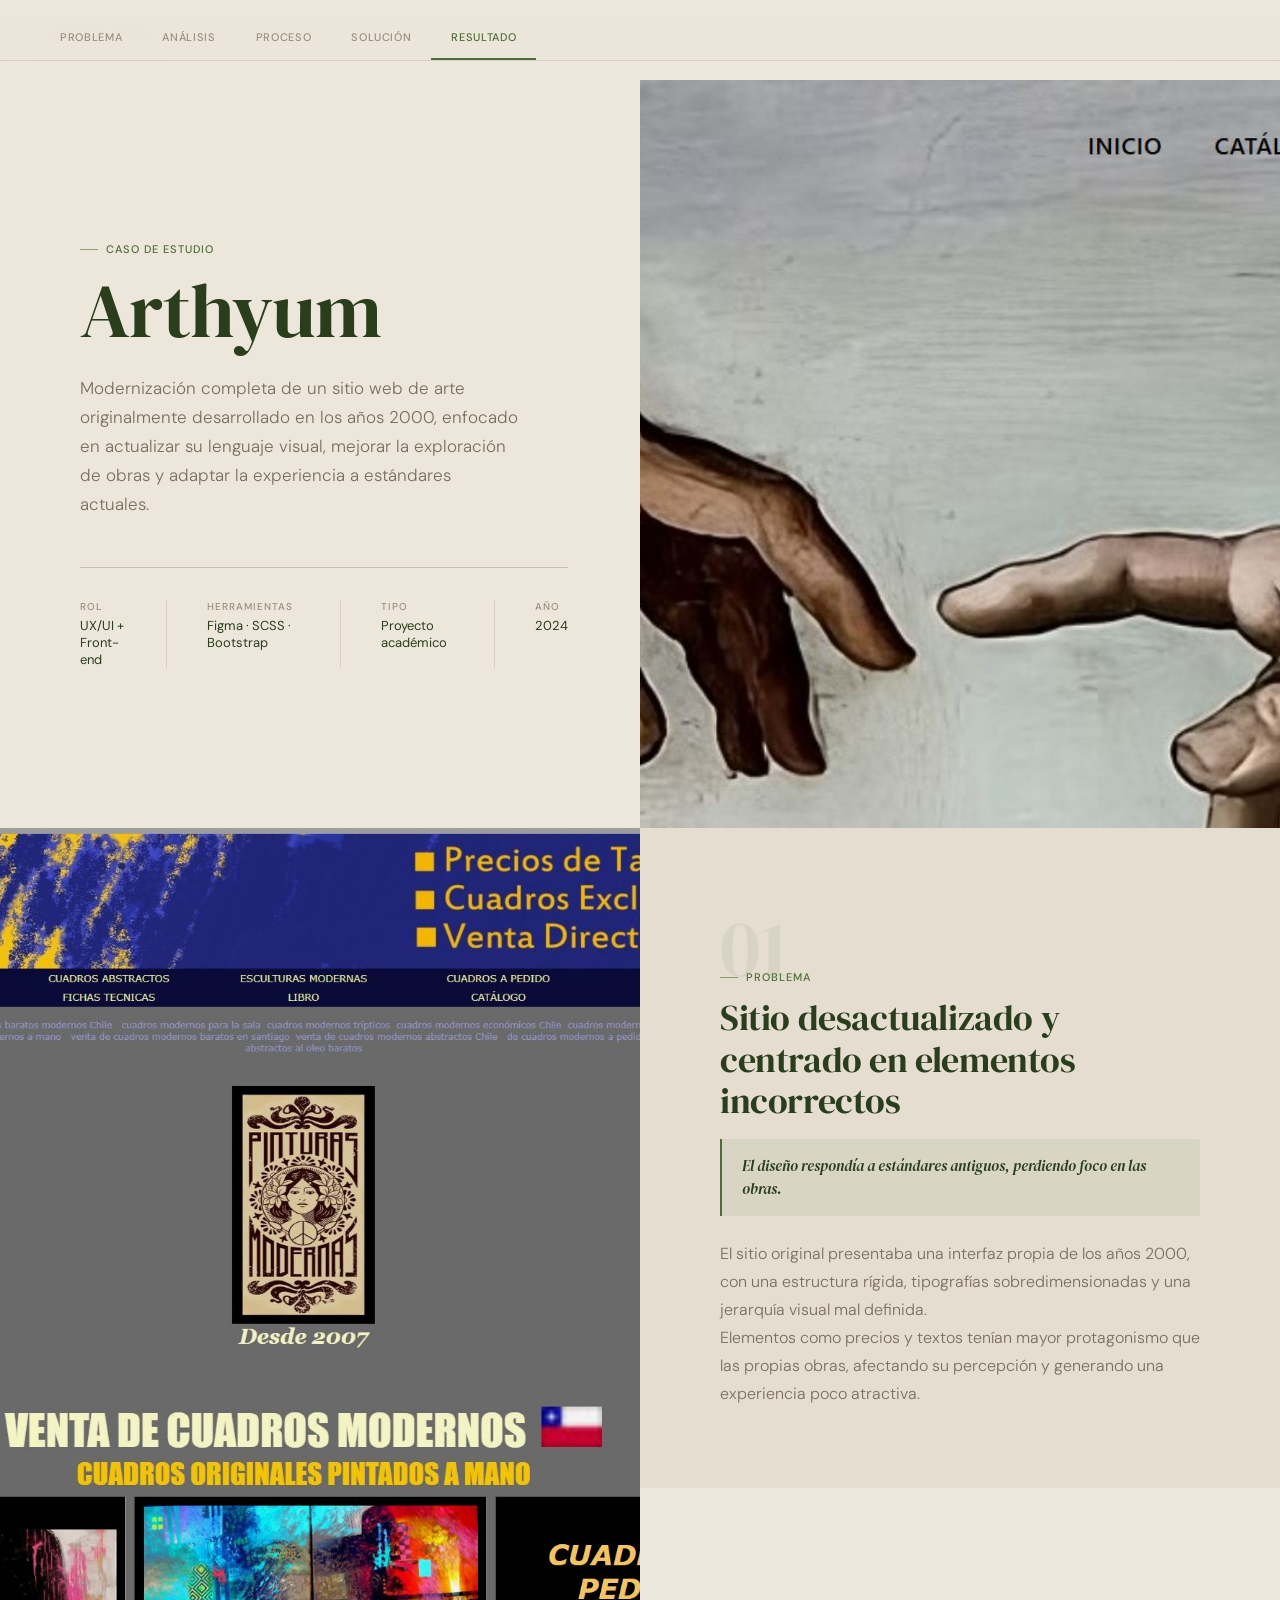
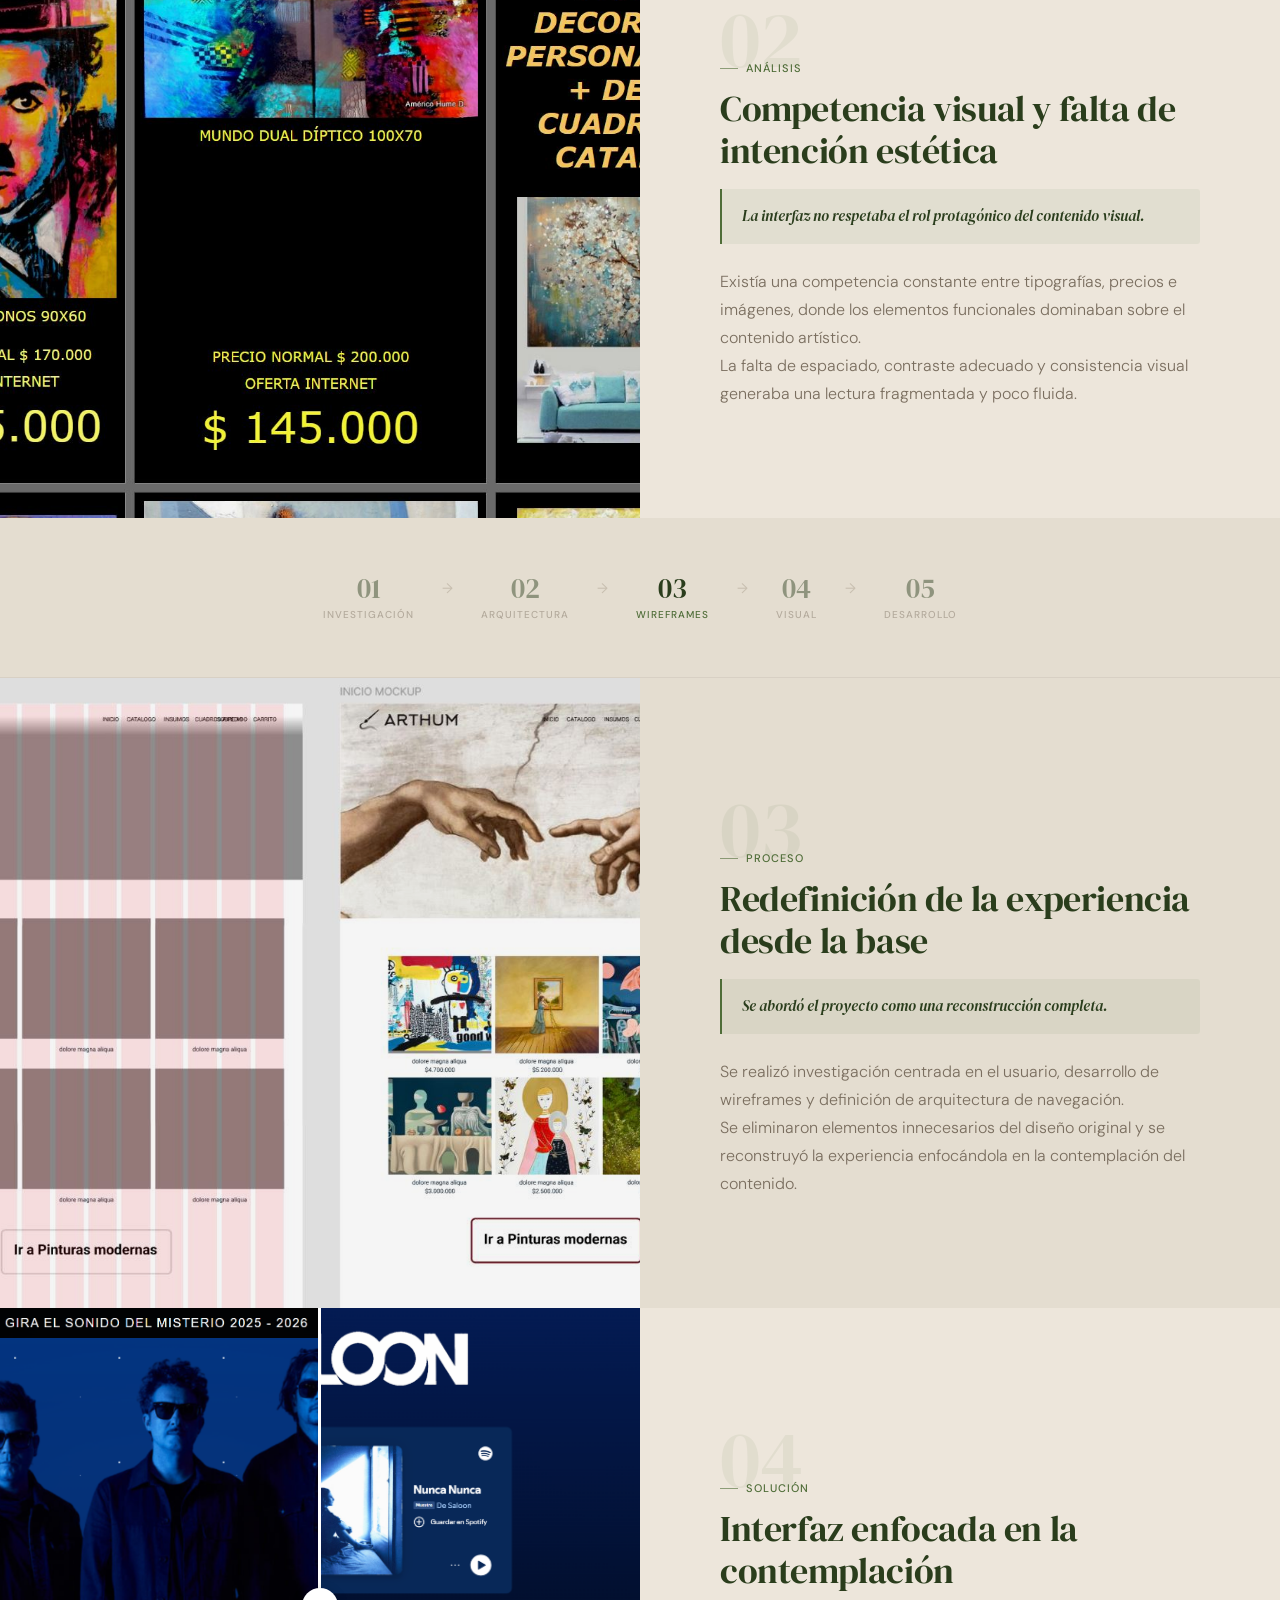
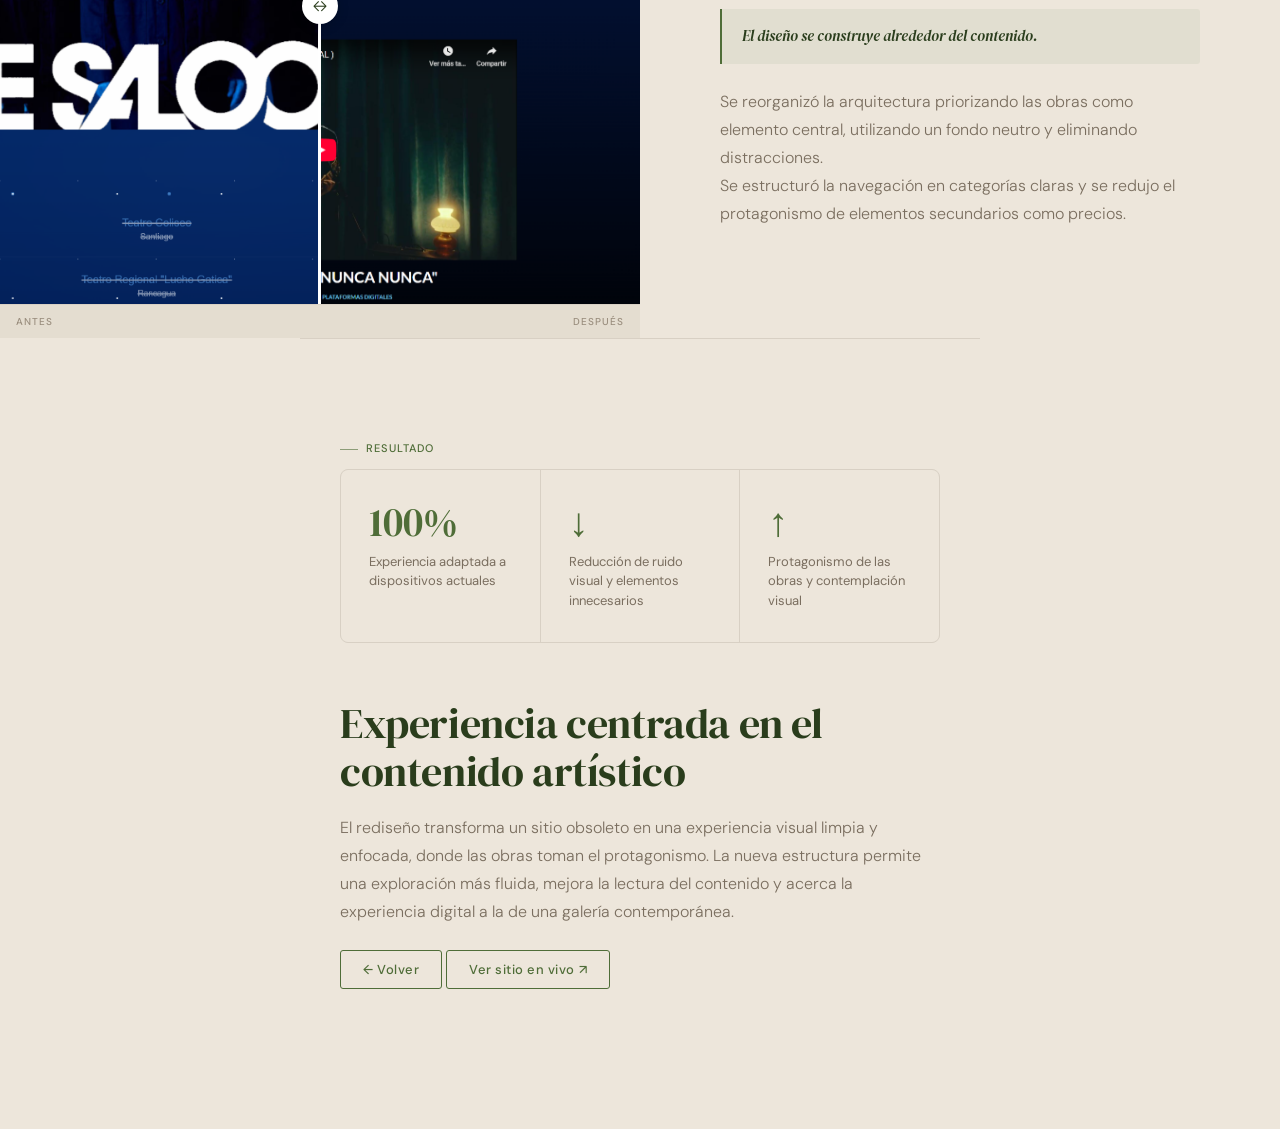
<file: Artyum.html>
<!DOCTYPE html>
<html lang="es">

<head>
    <meta charset="UTF-8">
    <meta name="viewport" content="width=device-width, initial-scale=1.0">
    <title>Arthyum — Benjamín Sánchez</title>
    <link rel="stylesheet" href="detalle.css">
</head>

<body>



    <!-- Header flotante -->
    <header class="case-header" id="caseHeader">
        <a href="index.html" class="case-header-name">Benjamín Sánchez</a>
        <a href="index.html#proyectos" class="case-header-back">← Proyectos</a>

        <!-- Barra de progreso -->
        <nav class="case-progress-nav" id="caseNav">
            <div class="cpn-inner">
                <div class="cpn-steps">
                    <a href="#problema" class="cpn-step" data-section="problema">Problema</a>
                    <a href="#analisis" class="cpn-step" data-section="analisis">Análisis</a>
                    <a href="#proceso" class="cpn-step" data-section="proceso">Proceso</a>
                    <a href="#solucion" class="cpn-step" data-section="solucion">Solución</a>
                    <a href="#resultado" class="cpn-step" data-section="resultado">Resultado</a>
                </div>
            </div>
        </nav>

    </header>



    <main class="content">

        <!-- REEMPLAZA tu section-narrow + section-wide del hero por esto -->
        <section class="case-hero">
            <div class="case-hero-text">
                <p class="small">Caso de estudio</p>
                <h1>Arthyum</h1>

                <p class="hero-desc">
                    Modernización completa de un sitio web de arte originalmente desarrollado en los años 2000,
                    enfocado en actualizar su lenguaje visual, mejorar la exploración de obras y adaptar la experiencia
                    a estándares actuales.
                </p>

                <div class="case-meta">
                    <div class="meta-item">
                        <span class="meta-label">Rol</span>
                        <span class="meta-value">UX/UI + Front-end</span>
                    </div>
                    <div class="meta-item">
                        <span class="meta-label">Herramientas</span>
                        <span class="meta-value">Figma · SCSS · Bootstrap</span>
                    </div>
                    <div class="meta-item">
                        <span class="meta-label">Tipo</span>
                        <span class="meta-value">Proyecto académico</span>
                    </div>
                    <div class="meta-item">
                        <span class="meta-label">Año</span>
                        <span class="meta-value">2024</span>
                    </div>
                </div>
            </div>

            <div class="case-hero-visual">
                <img src="assets/imgs/heroearty.JPG" class="hero-mockup reveal-img" alt="Arthyum preview">
            </div>
        </section>

        <!-- PROBLEMA -->
        <section class="section-wide" id="problema">
            <div class="case-grid">
                <img src="assets/imgs/sitioartyumantig.JPG" class="case-img-large reveal-img" alt="Problema">
                <div class="case-text reveal" data-index="01">
                    <p class="small">Problema</p>
                    <h2>Sitio desactualizado y centrado en elementos incorrectos</h2>

                    <p class="case-note">
                        El diseño respondía a estándares antiguos, perdiendo foco en las obras.
                    </p>

                    <p>
                        El sitio original presentaba una interfaz propia de los años 2000, con una
                        estructura rígida, tipografías sobredimensionadas y una jerarquía visual
                        mal definida.
                    </p>

                    <p>
                        Elementos como precios y textos tenían mayor protagonismo que las propias obras,
                        afectando su percepción y generando una experiencia poco atractiva.
                    </p>
                </div>
            </div>
        </section>

        <!-- ANÁLISIS -->
        <section class="section-wide" id="analisis">
            <div class="case-grid reverse">
                <div class="case-text reveal" data-index="02">
                    <p class="small">Análisis</p>
                    <h2>Competencia visual y falta de intención estética</h2>

                    <p class="case-note">
                        La interfaz no respetaba el rol protagónico del contenido visual.
                    </p>

                    <p>
                        Existía una competencia constante entre tipografías, precios e imágenes,
                        donde los elementos funcionales dominaban sobre el contenido artístico.
                    </p>

                    <p>
                        La falta de espaciado, contraste adecuado y consistencia visual generaba
                        una lectura fragmentada y poco fluida.
                    </p>
                </div>

                <img src="assets/imgs/sitiosantiarty.JPG" class="case-img-large reveal-img" alt="Análisis">
            </div>
        </section>

        <!-- REEMPLAZA el section-wide del Proceso -->
        <section class="section-wide" id="proceso">

            <!-- Bloque de fases -->
            <div class="process-phases">
                <div class="phase"><span class="phase-num">01</span><span class="phase-name">Investigación</span></div>
                <div class="phase-arrow">→</div>
                <div class="phase"><span class="phase-num">02</span><span class="phase-name">Arquitectura</span></div>
                <div class="phase-arrow">→</div>
                <div class="phase active"><span class="phase-num">03</span><span class="phase-name">Wireframes</span>
                </div>
                <div class="phase-arrow">→</div>
                <div class="phase"><span class="phase-num">04</span><span class="phase-name">Visual</span></div>
                <div class="phase-arrow">→</div>
                <div class="phase"><span class="phase-num">05</span><span class="phase-name">Desarrollo</span></div>
            </div>

            <div class="case-grid">
                <img src="assets/imgs/antedespuesarty.JPG" class="case-img-large reveal-img" alt="Proceso">
                <div class="case-text reveal" data-index="03">
                    <p class="small">Proceso</p>
                    <h2>Redefinición de la experiencia desde la base</h2>

                    <p class="case-note">
                        Se abordó el proyecto como una reconstrucción completa.
                    </p>

                    <p>
                        Se realizó investigación centrada en el usuario, desarrollo de wireframes
                        y definición de arquitectura de navegación.
                    </p>

                    <p>
                        Se eliminaron elementos innecesarios del diseño original y se reconstruyó
                        la experiencia enfocándola en la contemplación del contenido.
                    </p>
                </div>
            </div>
        </section>


        <!-- SOLUCIÓN -->
        <section class="section-wide" id="solucion">
            <div class="case-grid reverse">
                <div class="case-text reveal" data-index="04">
                    <p class="small">Solución</p>
                    <h2>Interfaz enfocada en la contemplación</h2>

                    <p class="case-note">
                        El diseño se construye alrededor del contenido.
                    </p>

                    <p>
                        Se reorganizó la arquitectura priorizando las obras como elemento central,
                        utilizando un fondo neutro y eliminando distracciones.
                    </p>

                    <p>
                        Se estructuró la navegación en categorías claras y se redujo el protagonismo
                        de elementos secundarios como precios.
                    </p>
                </div>
                <!-- Dentro de tu section-wide de Solución, reemplaza la img por esto -->
                <div class="compare-wrapper">
                    <div class="compare-container" id="compareContainer">
                        <img src="assets/imgs/imagen1.png" class="compare-after" alt="Después">
                        <div class="compare-before" id="compareBefore">
                            <img src="assets/imgs/pagecompleta2.png" alt="Antes">
                        </div>
                        <div class="compare-handle" id="compareHandle">
                            <div class="handle-line"></div>
                            <div class="handle-circle">
                                <span>↔</span>
                            </div>
                            <div class="handle-line"></div>
                        </div>
                    </div>
                    <div class="compare-labels">
                        <span>Antes</span>
                        <span>Después</span>
                    </div>
                </div>
            </div>
        </section>

        <!-- RESULTADO -->
        <section class="section-narrow" id="resultado">
            <p class="small reveal" data-delay="1">Resultado</p>

            <div class="outcome-grid">
                <div class="outcome-card">
                    <span class="outcome-num">100%</span>
                    <span class="outcome-label">Experiencia adaptada a dispositivos actuales</span>
                </div>

                <div class="outcome-card">
                    <span class="outcome-num">↓</span>
                    <span class="outcome-label">Reducción de ruido visual y elementos innecesarios</span>
                </div>

                <div class="outcome-card">
                    <span class="outcome-num">↑</span>
                    <span class="outcome-label">Protagonismo de las obras y contemplación visual</span>
                </div>
            </div>

            <h2 class="reveal" data-delay="2">Experiencia centrada en el contenido artístico</h2>

            <p class="reveal" data-delay="3">
                El rediseño transforma un sitio obsoleto en una experiencia visual limpia y enfocada,
                donde las obras toman el protagonismo. La nueva estructura permite una exploración más
                fluida, mejora la lectura del contenido y acerca la experiencia digital a la de una
                galería contemporánea.
            </p>

            <a href="index.html#proyectos" class="btn btn-ghost reveal" data-delay="3">← Volver</a>

            <a href="#" target="_blank" class="btn btn-ghost reveal" data-delay="3">
                Ver sitio en vivo ↗
            </a>
        </section>

    </main>

    <script>
        // Header al scroll
        const header = document.getElementById('caseHeader');
        const progress = document.getElementById('progress');

        window.addEventListener('scroll', () => {
            // Header con fondo
            header.classList.toggle('scrolled', window.scrollY > 60);

            // Barra de progreso
            const docHeight = document.documentElement.scrollHeight - window.innerHeight;
            const pct = (window.scrollY / docHeight) * 100;
            progress.style.width = pct + '%';
        });

        // Scroll reveal con IntersectionObserver
        const reveals = document.querySelectorAll('.reveal, .reveal-img');
        const observer = new IntersectionObserver((entries) => {
            entries.forEach(entry => {
                if (entry.isIntersecting) {
                    entry.target.classList.add('visible');
                    observer.unobserve(entry.target);
                }
            });
        }, { threshold: 0.12 });

        reveals.forEach(el => observer.observe(el));

        // Agregar al script existente
        const caseNav = document.getElementById('caseNav');
        const navSteps = document.querySelectorAll('.cpn-step');
        const sections = document.querySelectorAll('[data-section]');

        // Mostrar nav después del hero
        const heroObserver = new IntersectionObserver(([e]) => {
            caseNav.classList.toggle('visible', !e.isIntersecting);
        }, { threshold: 0 });
        heroObserver.observe(document.querySelector('.case-hero'));

        // Step activo según sección visible
        const sectionObserver = new IntersectionObserver((entries) => {
            entries.forEach(entry => {
                if (entry.isIntersecting) {
                    navSteps.forEach(s => s.classList.remove('active'));
                    const active = document.querySelector(`.cpn-step[data-section="${entry.target.id}"]`);
                    if (active) active.classList.add('active');
                }
            });
        }, { threshold: 0.4 });

        document.querySelectorAll('section[id]').forEach(s => sectionObserver.observe(s));

        // Slider de comparativa — agregar al script
        const container = document.getElementById('compareContainer');
        const before = document.getElementById('compareBefore');
        const handle = document.getElementById('compareHandle');

        if (container) {
            let dragging = false;

            const setPosition = (x) => {
                const rect = container.getBoundingClientRect();
                let pct = ((x - rect.left) / rect.width) * 100;
                pct = Math.max(5, Math.min(95, pct));
                before.style.width = pct + '%';
                handle.style.left = pct + '%';
            };

            container.addEventListener('mousedown', (e) => { dragging = true; setPosition(e.clientX); });
            window.addEventListener('mouseup', () => dragging = false);
            window.addEventListener('mousemove', (e) => { if (dragging) setPosition(e.clientX); });

            container.addEventListener('touchstart', (e) => { dragging = true; setPosition(e.touches[0].clientX); });
            window.addEventListener('touchend', () => dragging = false);
            window.addEventListener('touchmove', (e) => { if (dragging) setPosition(e.touches[0].clientX); });
        }
    </script>

</body>

</html>
</file>
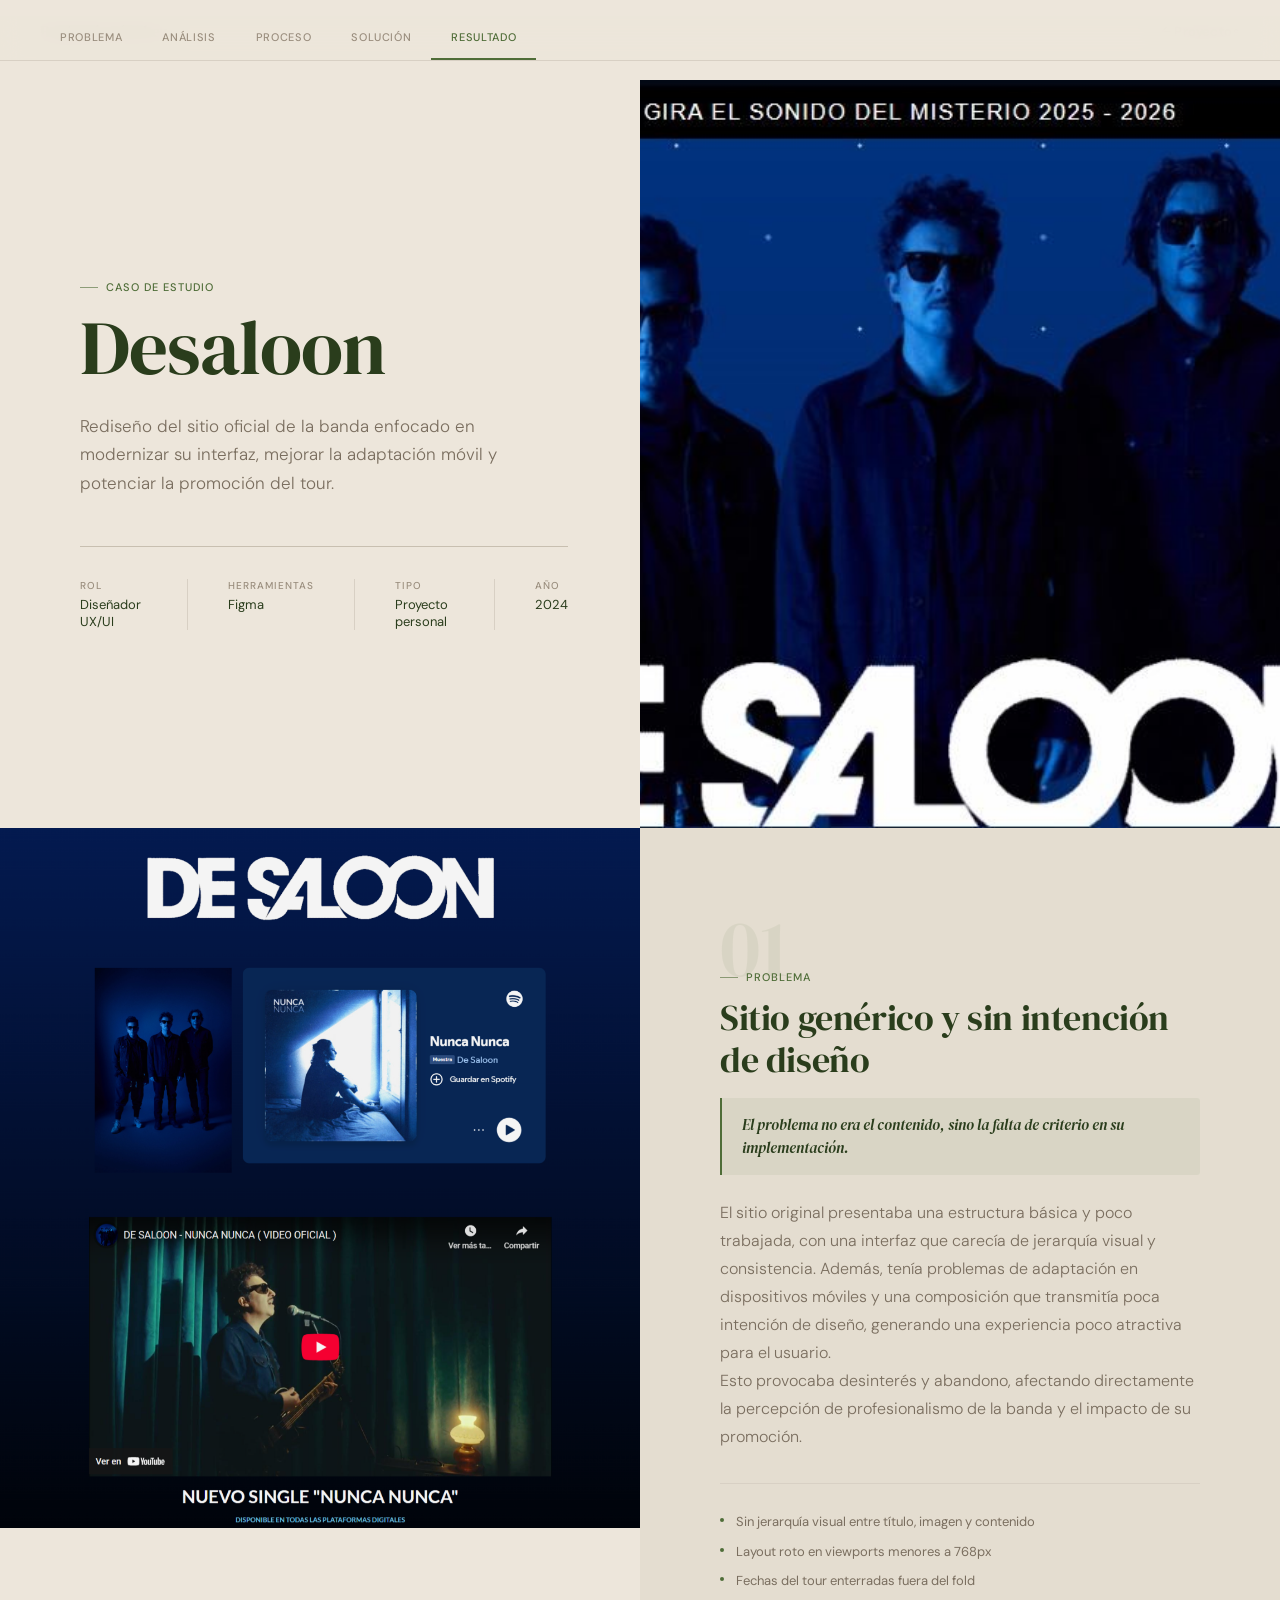
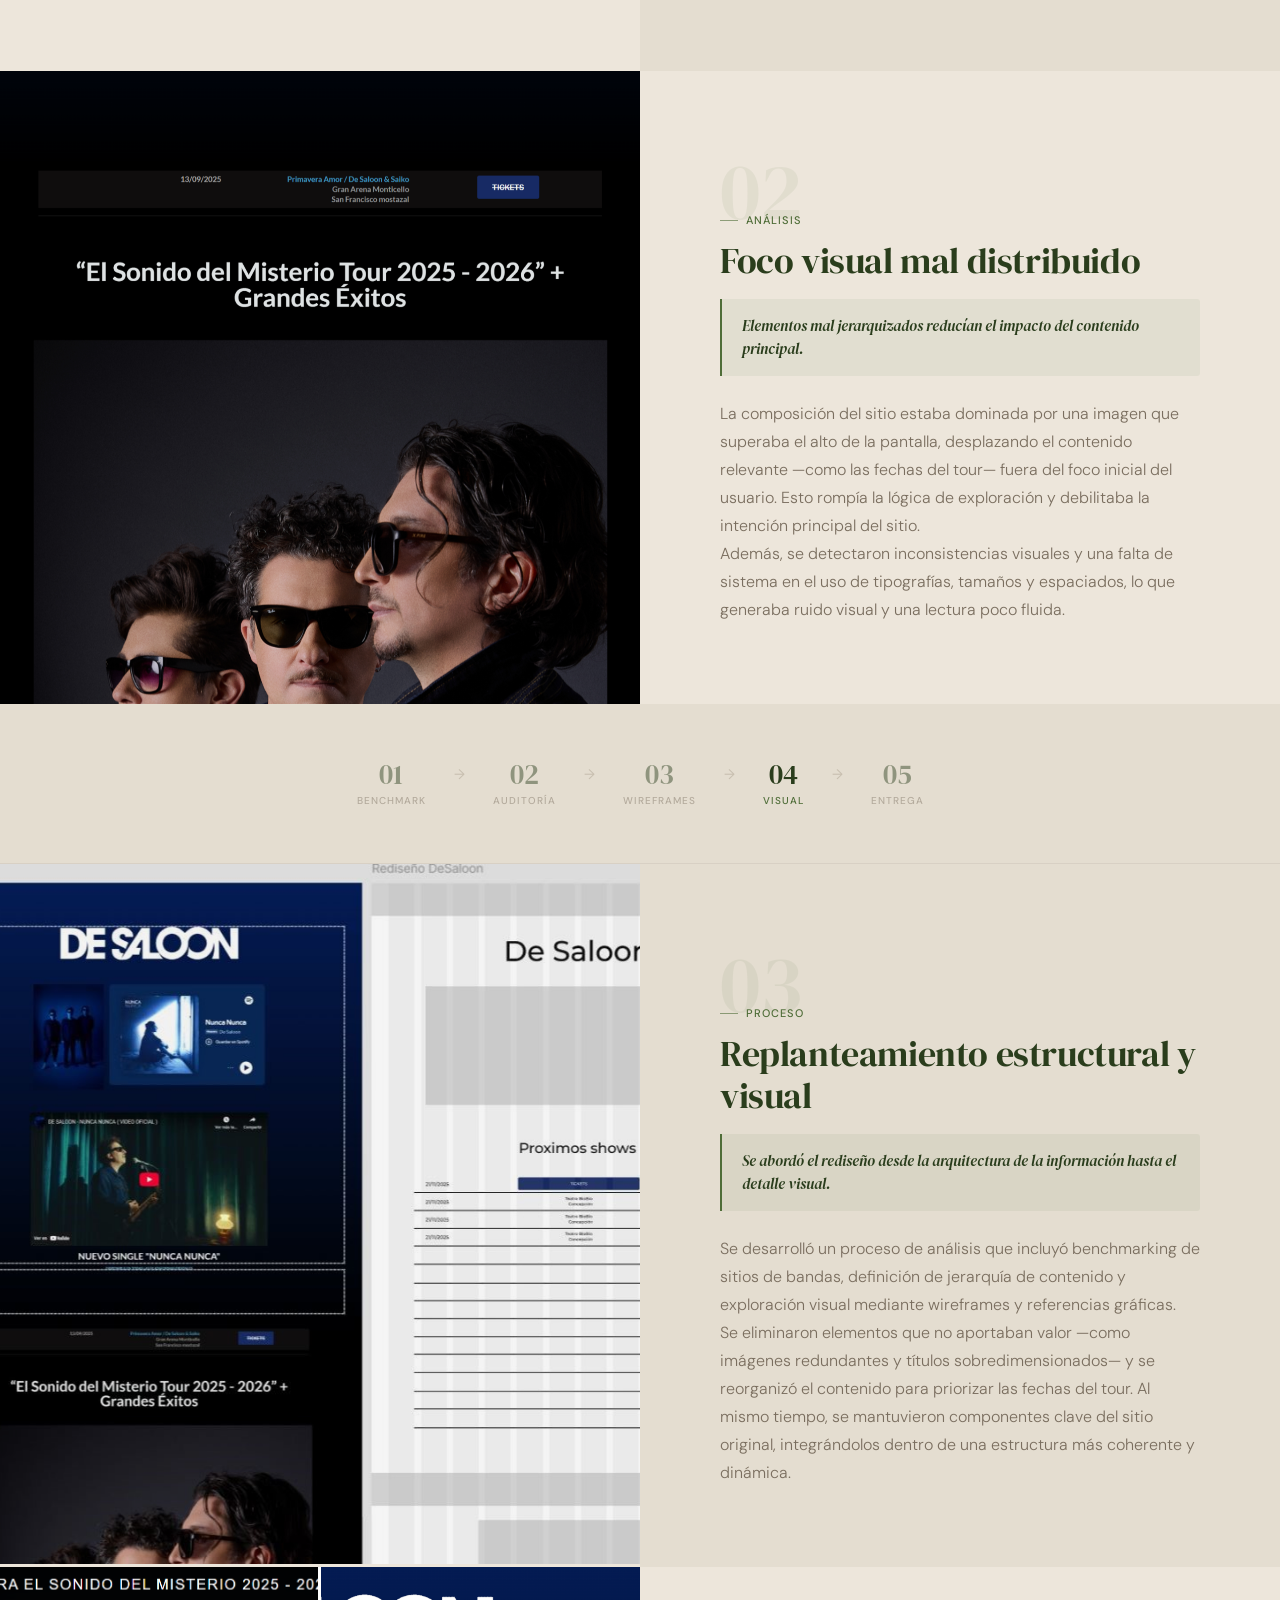
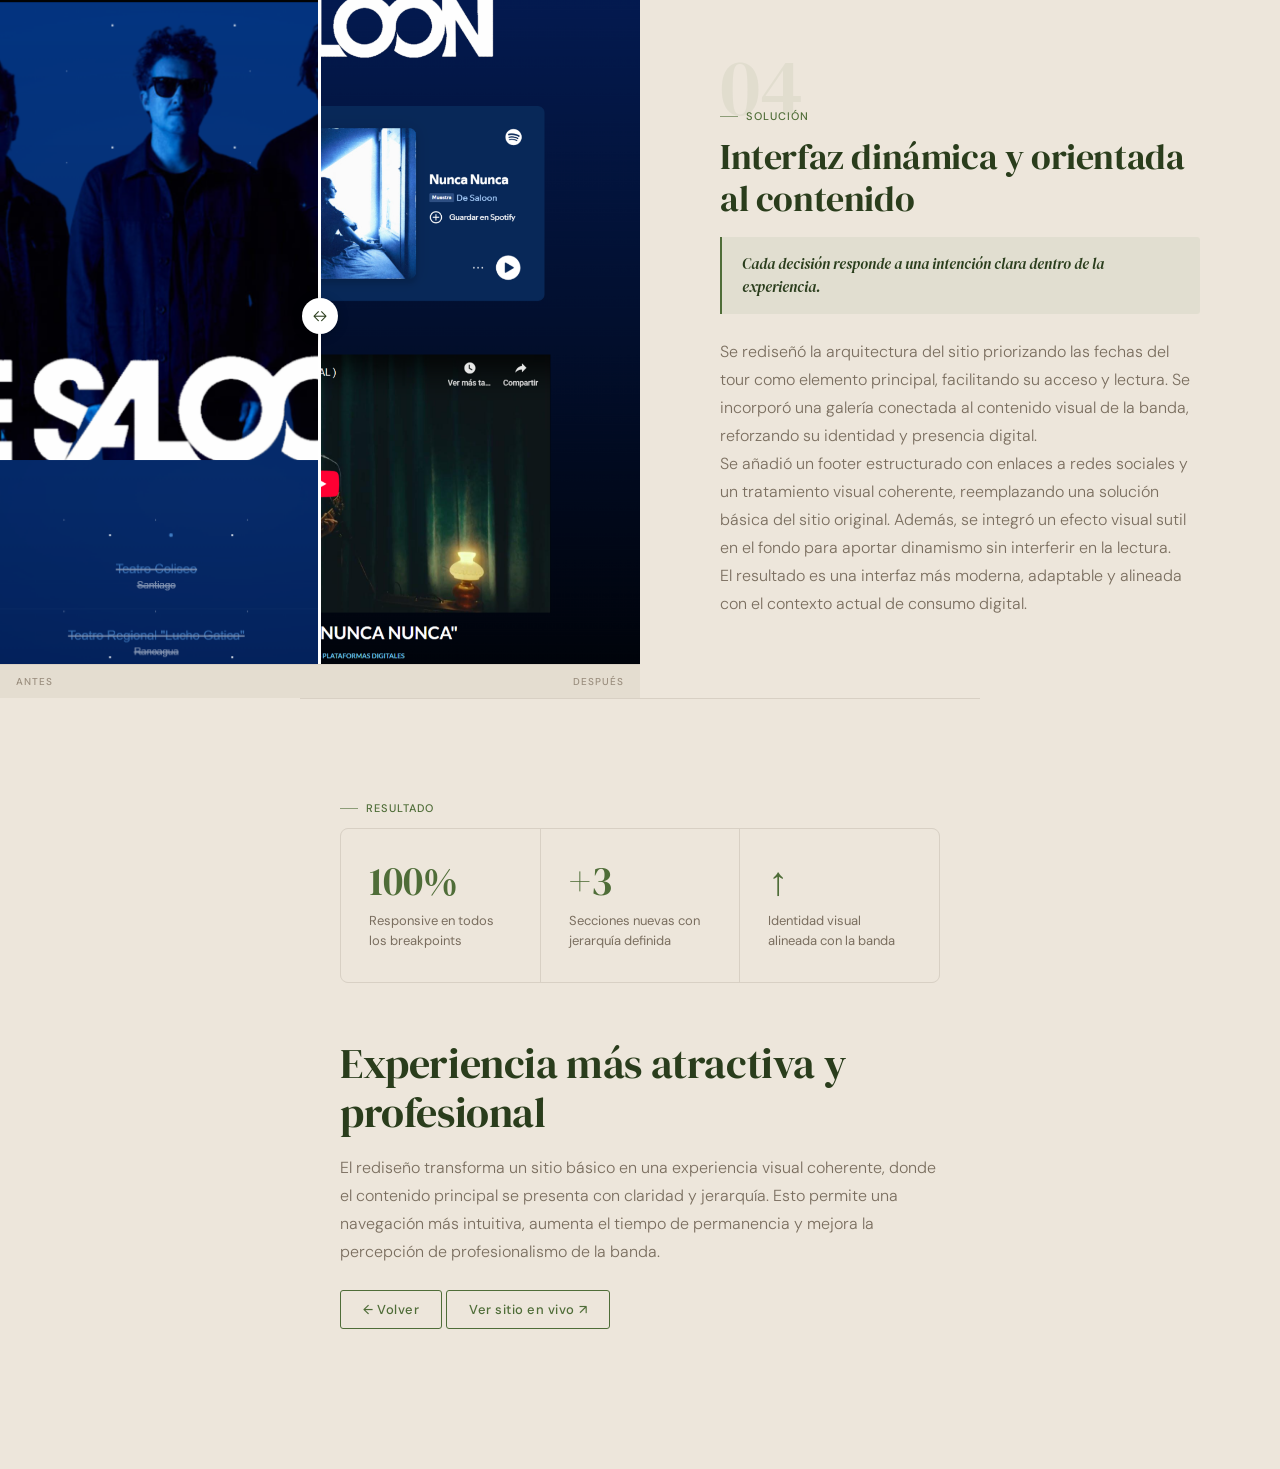
<file: Desaloon.html>
<!DOCTYPE html>
<html lang="es">

<head>
    <meta charset="UTF-8">
    <meta name="viewport" content="width=device-width, initial-scale=1.0">
    <title>Arthyum — Benjamín Sánchez</title>
    <link rel="stylesheet" href="detalle.css">
</head>

<body>



    <!-- Header flotante -->
    <header class="case-header" id="caseHeader">
        <a href="index.html" class="case-header-name">Benjamín Sánchez</a>
        <a href="index.html#proyectos" class="case-header-back">← Proyectos</a>

        <!-- Barra de progreso -->
        <nav class="case-progress-nav" id="caseNav">
            <div class="cpn-inner">
                <div class="cpn-steps">
                    <a href="#problema" class="cpn-step" data-section="problema">Problema</a>
                    <a href="#analisis" class="cpn-step" data-section="analisis">Análisis</a>
                    <a href="#proceso" class="cpn-step" data-section="proceso">Proceso</a>
                    <a href="#solucion" class="cpn-step" data-section="solucion">Solución</a>
                    <a href="#resultado" class="cpn-step" data-section="resultado">Resultado</a>
                </div>
            </div>
        </nav>

    </header>



    <main class="content">

        <!-- REEMPLAZA tu section-narrow + section-wide del hero por esto -->
        <section class="case-hero">
            <div class="case-hero-text">
                <p class="small">Caso de estudio</p>
                <h1>Desaloon</h1>
                <p class="hero-desc">
                    Rediseño del sitio oficial de la banda enfocado en modernizar
                    su interfaz, mejorar la adaptación móvil y potenciar la
                    promoción del tour.
                </p>
                <!-- NUEVA: fila de metadatos estructurados -->
                <div class="case-meta">
                    <div class="meta-item">
                        <span class="meta-label">Rol</span>
                        <span class="meta-value">Diseñador UX/UI</span>
                    </div>
                    <div class="meta-item">
                        <span class="meta-label">Herramientas</span>
                        <span class="meta-value">Figma</span>
                    </div>
                    <div class="meta-item">
                        <span class="meta-label">Tipo</span>
                        <span class="meta-value">Proyecto personal</span>
                    </div>
                    <div class="meta-item">
                        <span class="meta-label">Año</span>
                        <span class="meta-value">2024</span>
                    </div>
                </div>
            </div>
            <div class="case-hero-visual">
                <img src="assets/imgs/hero5.JPG" class="hero-mockup reveal-img" alt="Preview del rediseño">
            </div>
        </section>

        <!-- PROBLEMA -->
        <section class="section-wide" id="problema">
            <div class="case-grid">
                <img src="assets/imgs/imagen1.png" class="case-img-large reveal-img"
                    alt="Sitio original de DeSaloon antes del rediseño">
                <div class="case-text reveal" data-index="01">
                    <p class="small">Problema</p>
                    <h2>Sitio genérico y sin intención de diseño</h2>
                    <p class="case-note">
                        El problema no era el contenido, sino la falta de criterio en su implementación.
                    </p>
                    <p>
                        El sitio original presentaba una estructura básica y poco trabajada, con una
                        interfaz que carecía de jerarquía visual y consistencia. Además, tenía problemas
                        de adaptación en dispositivos móviles y una composición que transmitía poca
                        intención de diseño, generando una experiencia poco atractiva para el usuario.
                    </p>
                    <p>
                        Esto provocaba desinterés y abandono, afectando directamente la percepción de
                        profesionalismo de la banda y el impacto de su promoción.
                    </p>
                    <!-- Dentro de .case-text del Problema, después del último <p> -->
                    <div class="findings-list">
                        <div class="finding">
                            <span class="finding-dot"></span>
                            Sin jerarquía visual entre título, imagen y contenido
                        </div>
                        <div class="finding">
                            <span class="finding-dot"></span>
                            Layout roto en viewports menores a 768px
                        </div>
                        <div class="finding">
                            <span class="finding-dot"></span>
                            Fechas del tour enterradas fuera del fold
                        </div>
                    </div>
                </div>
            </div>
        </section>

        <!-- ANÁLISIS -->
        <section class="section-wide" id="analisis">
            <div class="case-grid reverse">
                <div class="case-text reveal" data-index="02">
                    <p class="small">Análisis</p>
                    <h2>Foco visual mal distribuido</h2>
                    <p class="case-note">
                        Elementos mal jerarquizados reducían el impacto del contenido principal.
                    </p>
                    <p>
                        La composición del sitio estaba dominada por una imagen que superaba el alto de
                        la pantalla, desplazando el contenido relevante —como las fechas del tour— fuera
                        del foco inicial del usuario. Esto rompía la lógica de exploración y debilitaba
                        la intención principal del sitio.
                    </p>
                    <p>
                        Además, se detectaron inconsistencias visuales y una falta de sistema en el uso
                        de tipografías, tamaños y espaciados, lo que generaba ruido visual y una lectura
                        poco fluida.
                    </p>
                </div>
                <img src="assets/imgs/imagen2.png" class="case-img-large reveal-img"
                    alt="Análisis de problemas visuales del sitio original">
            </div>
        </section>

        <!-- REEMPLAZA el section-wide del Proceso -->
        <section class="section-wide" id="proceso">
            <!-- Bloque de fases -->
            <div class="process-phases">
                <div class="phase">
                    <span class="phase-num">01</span>
                    <span class="phase-name">Benchmark</span>
                </div>
                <div class="phase-arrow">→</div>
                <div class="phase">
                    <span class="phase-num">02</span>
                    <span class="phase-name">Auditoría</span>
                </div>
                <div class="phase-arrow">→</div>
                <div class="phase">
                    <span class="phase-num">03</span>
                    <span class="phase-name">Wireframes</span>
                </div>
                <div class="phase-arrow">→</div>
                <div class="phase active">
                    <span class="phase-num">04</span>
                    <span class="phase-name">Visual</span>
                </div>
                <div class="phase-arrow">→</div>
                <div class="phase">
                    <span class="phase-num">05</span>
                    <span class="phase-name">Entrega</span>
                </div>
            </div>
            <!-- Grid normal debajo -->
            <div class="case-grid">
                <img src="assets/imgs/estructura2.JPG" class="case-img-large reveal-img" alt="Wireframes">
                <div class="case-text reveal" data-index="03">
                    <p class="small">Proceso</p>
                    <h2>Replanteamiento estructural y visual</h2>
                    <p class="case-note">
                        Se abordó el rediseño desde la arquitectura de la información hasta el detalle visual.
                    </p>
                    <p>
                        Se desarrolló un proceso de análisis que incluyó benchmarking de sitios de bandas,
                        definición de jerarquía de contenido y exploración visual mediante wireframes
                        y referencias gráficas.
                    </p>
                    <p>
                        Se eliminaron elementos que no aportaban valor —como imágenes redundantes y títulos
                        sobredimensionados— y se reorganizó el contenido para priorizar las fechas del tour.
                        Al mismo tiempo, se mantuvieron componentes clave del sitio original, integrándolos
                        dentro de una estructura más coherente y dinámica.
                    </p>
                </div>
            </div>
        </section>

        <!-- SOLUCIÓN -->
        <section class="section-wide" id="solucion">
            <div class="case-grid reverse">
                <div class="case-text reveal" data-index="04">
                    <p class="small">Solución</p>
                    <h2>Interfaz dinámica y orientada al contenido</h2>
                    <p class="case-note">
                        Cada decisión responde a una intención clara dentro de la experiencia.
                    </p>
                    <p>
                        Se rediseñó la arquitectura del sitio priorizando las fechas del tour como
                        elemento principal, facilitando su acceso y lectura. Se incorporó una galería
                        conectada al contenido visual de la banda, reforzando su identidad y presencia digital.
                    </p>
                    <p>
                        Se añadió un footer estructurado con enlaces a redes sociales y un tratamiento visual
                        coherente, reemplazando una solución básica del sitio original. Además, se integró un
                        efecto visual sutil en el fondo para aportar dinamismo sin interferir en la lectura.
                    </p>
                    <p>
                        El resultado es una interfaz más moderna, adaptable y alineada con el contexto actual
                        de consumo digital.
                    </p>
                </div>
                <!-- Dentro de tu section-wide de Solución, reemplaza la img por esto -->
                <div class="compare-wrapper">
                    <div class="compare-container" id="compareContainer">
                        <img src="assets/imgs/imagen1.png" class="compare-after" alt="Después">
                        <div class="compare-before" id="compareBefore">
                            <img src="assets/imgs/pagecompleta2.png" alt="Antes">
                        </div>
                        <div class="compare-handle" id="compareHandle">
                            <div class="handle-line"></div>
                            <div class="handle-circle">
                                <span>↔</span>
                            </div>
                            <div class="handle-line"></div>
                        </div>
                    </div>
                    <div class="compare-labels">
                        <span>Antes</span>
                        <span>Después</span>
                    </div>
                </div>
            </div>
        </section>

        <!-- RESULTADO -->
        <section class="section-narrow" id="resultado">
            <p class="small reveal" data-delay="1">Resultado</p>
            <div class="outcome-grid">
                <div class="outcome-card">
                    <span class="outcome-num">100%</span>
                    <span class="outcome-label">Responsive en todos los breakpoints</span>
                </div>
                <div class="outcome-card">
                    <span class="outcome-num">+3</span>
                    <span class="outcome-label">Secciones nuevas con jerarquía definida</span>
                </div>
                <div class="outcome-card">
                    <span class="outcome-num">↑</span>
                    <span class="outcome-label">Identidad visual alineada con la banda</span>
                </div>
            </div>
            <h2 class="reveal" data-delay="2">Experiencia más atractiva y profesional</h2>
            <p class="reveal" data-delay="3">
                El rediseño transforma un sitio básico en una experiencia visual coherente,
                donde el contenido principal se presenta con claridad y jerarquía. Esto permite
                una navegación más intuitiva, aumenta el tiempo de permanencia y mejora la
                percepción de profesionalismo de la banda.
            </p>
            <a href="index.html#proyectos" class="btn btn-ghost reveal" data-delay="3">← Volver</a>

            <a href="https://benjatriple7.github.io/Redise-oDeSaloon/" target="_blank" class="btn btn-ghost reveal"
                data-delay="3">
                Ver sitio en vivo ↗
            </a>
        </section>

    </main>

    <script>
        // Header al scroll
        const header = document.getElementById('caseHeader');
        const progress = document.getElementById('progress');

        window.addEventListener('scroll', () => {
            // Header con fondo
            header.classList.toggle('scrolled', window.scrollY > 60);

            // Barra de progreso
            const docHeight = document.documentElement.scrollHeight - window.innerHeight;
            const pct = (window.scrollY / docHeight) * 100;
            progress.style.width = pct + '%';
        });

        // Scroll reveal con IntersectionObserver
        const reveals = document.querySelectorAll('.reveal, .reveal-img');
        const observer = new IntersectionObserver((entries) => {
            entries.forEach(entry => {
                if (entry.isIntersecting) {
                    entry.target.classList.add('visible');
                    observer.unobserve(entry.target);
                }
            });
        }, { threshold: 0.12 });

        reveals.forEach(el => observer.observe(el));

        // Agregar al script existente
        const caseNav = document.getElementById('caseNav');
        const navSteps = document.querySelectorAll('.cpn-step');
        const sections = document.querySelectorAll('[data-section]');

        // Mostrar nav después del hero
        const heroObserver = new IntersectionObserver(([e]) => {
            caseNav.classList.toggle('visible', !e.isIntersecting);
        }, { threshold: 0 });
        heroObserver.observe(document.querySelector('.case-hero'));

        // Step activo según sección visible
        const sectionObserver = new IntersectionObserver((entries) => {
            entries.forEach(entry => {
                if (entry.isIntersecting) {
                    navSteps.forEach(s => s.classList.remove('active'));
                    const active = document.querySelector(`.cpn-step[data-section="${entry.target.id}"]`);
                    if (active) active.classList.add('active');
                }
            });
        }, { threshold: 0.4 });

        document.querySelectorAll('section[id]').forEach(s => sectionObserver.observe(s));

        // Slider de comparativa — agregar al script
        const container = document.getElementById('compareContainer');
        const before = document.getElementById('compareBefore');
        const handle = document.getElementById('compareHandle');

        if (container) {
            let dragging = false;

            const setPosition = (x) => {
                const rect = container.getBoundingClientRect();
                let pct = ((x - rect.left) / rect.width) * 100;
                pct = Math.max(5, Math.min(95, pct));
                before.style.width = pct + '%';
                handle.style.left = pct + '%';
            };

            container.addEventListener('mousedown', (e) => { dragging = true; setPosition(e.clientX); });
            window.addEventListener('mouseup', () => dragging = false);
            window.addEventListener('mousemove', (e) => { if (dragging) setPosition(e.clientX); });

            container.addEventListener('touchstart', (e) => { dragging = true; setPosition(e.touches[0].clientX); });
            window.addEventListener('touchend', () => dragging = false);
            window.addEventListener('touchmove', (e) => { if (dragging) setPosition(e.touches[0].clientX); });
        }
    </script>

</body>

</html>
</file>
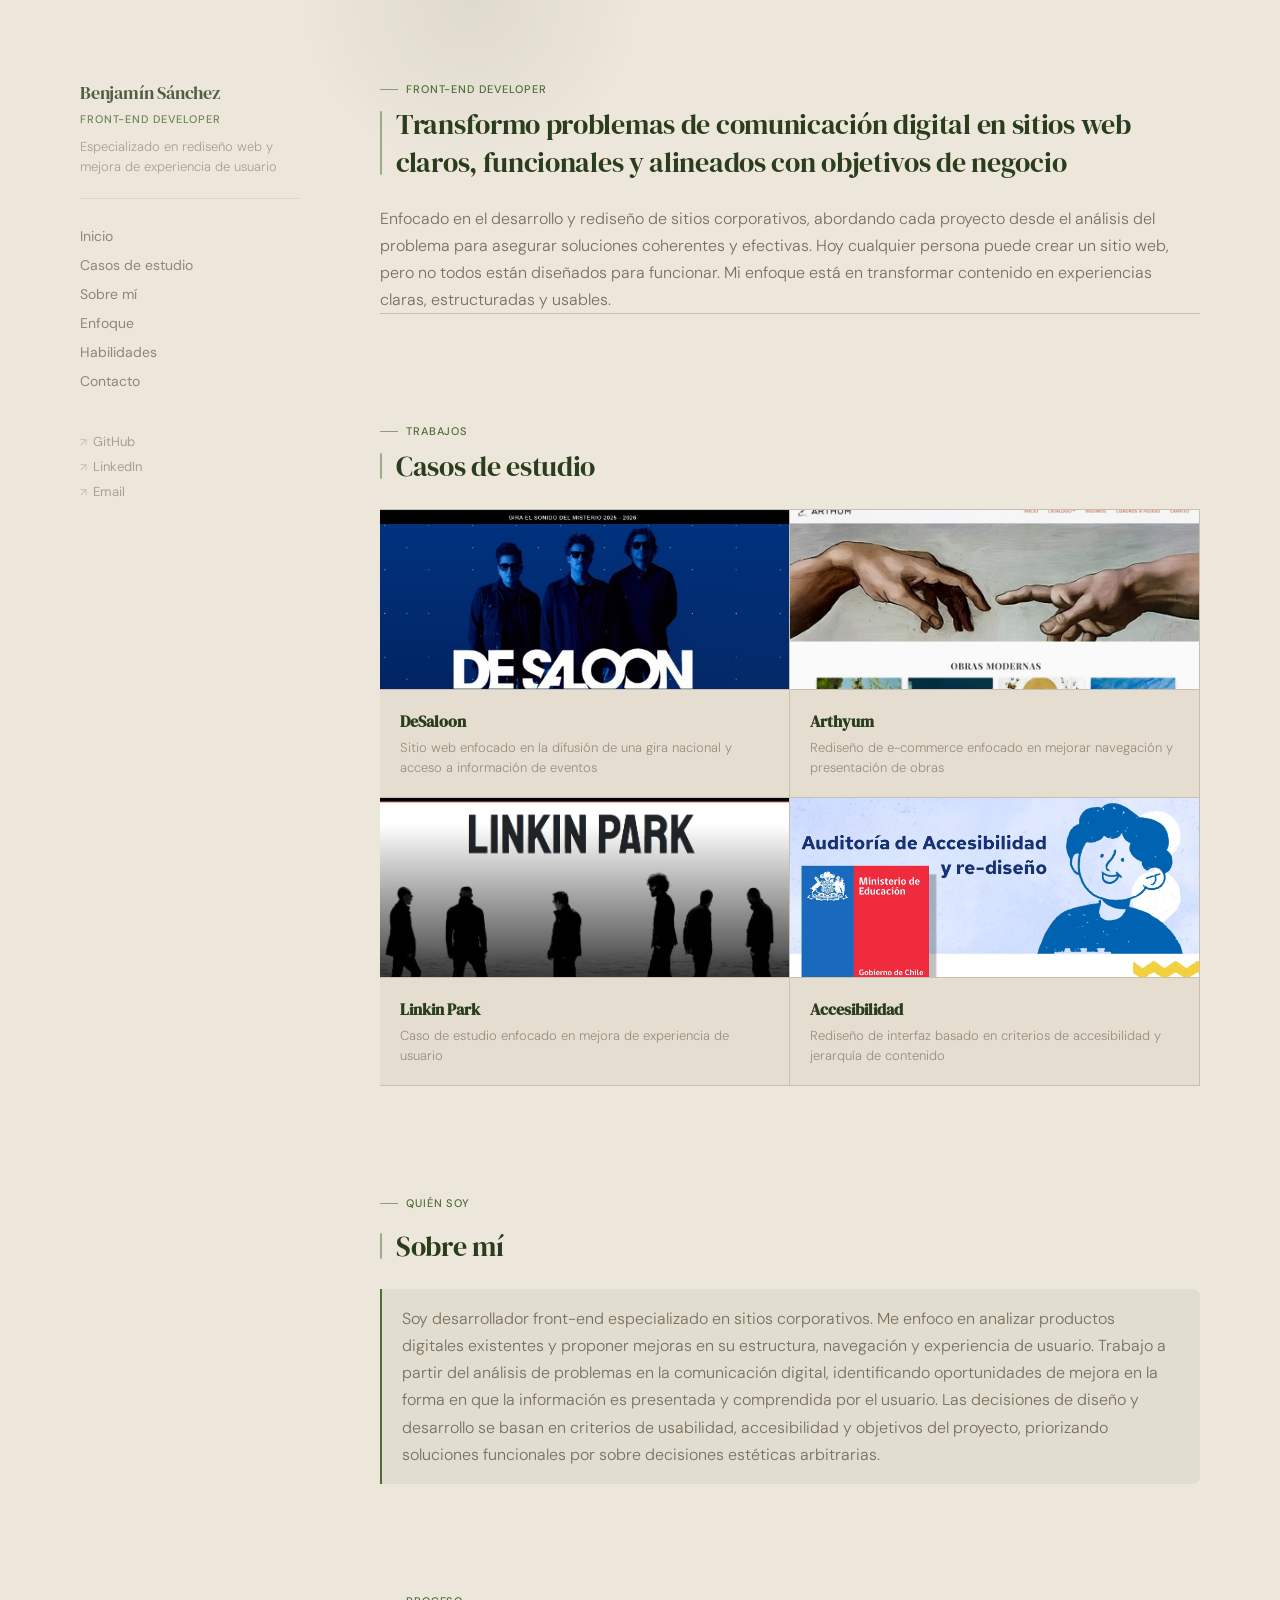
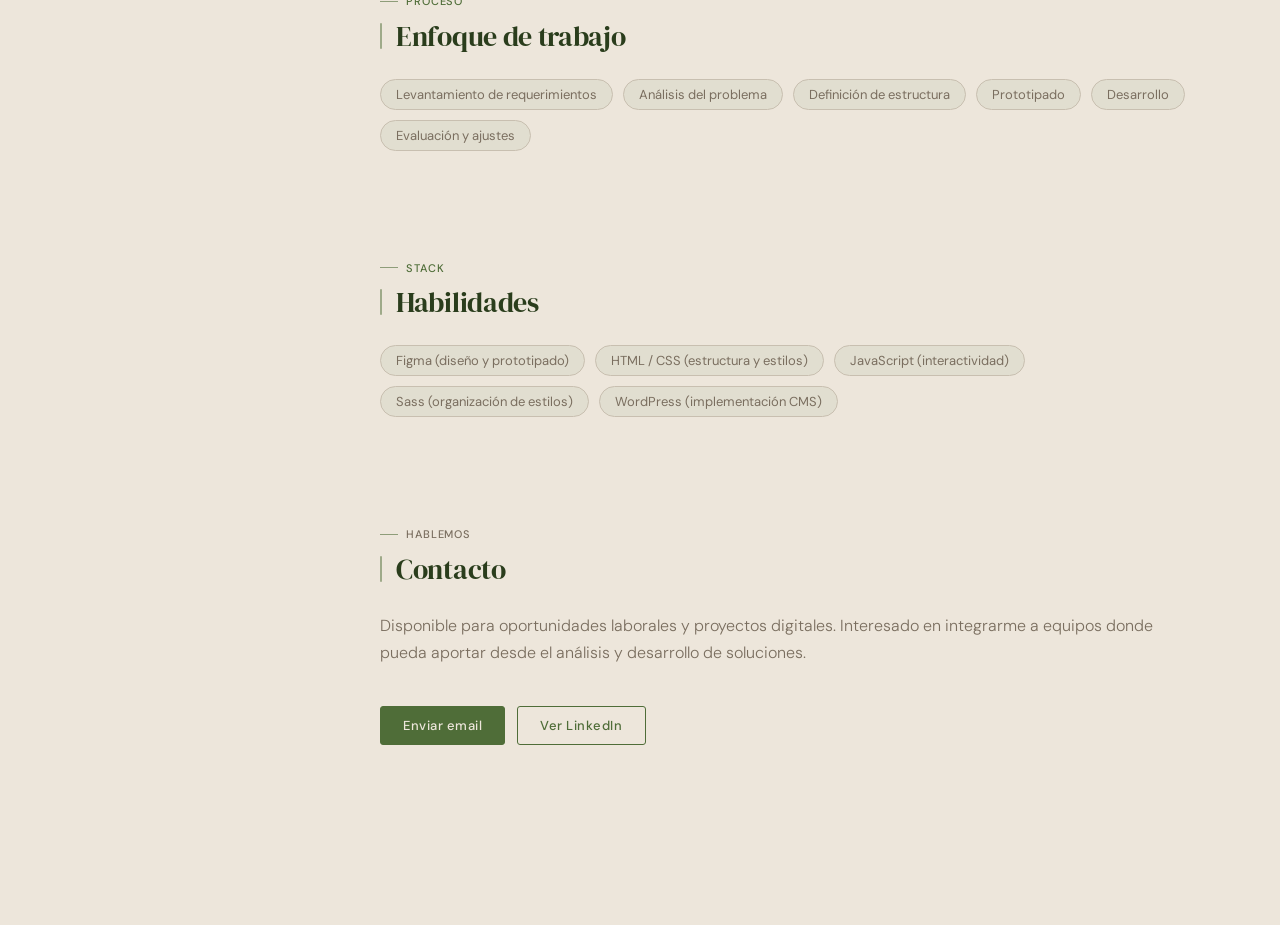
<file: index2.html>
<!DOCTYPE html>
<html lang="es">

<head>
    <meta charset="UTF-8">
    <title>Portafolio — Benjamín Sánchez</title>
    <link rel="stylesheet" href="style.css">
</head>

<body>

    <div class="cursor-glow"></div>

    <div class="container">

        <!-- SIDEBAR -->
        <aside class="sidebar">
            <div class="sidebar-content">
                <div class="sidebar-top">
                    <h1>Benjamín Sánchez</h1>
                    <p class="role">Front-end Developer</p>
                    <p class="desc">Especializado en rediseño web y mejora de experiencia de usuario</p>
                </div>

                <nav>
                    <a href="#inicio">Inicio</a>
                    <a href="#proyectos">Casos de estudio</a>
                    <a href="#sobre">Sobre mí</a>
                    <a href="#metodologia">Enfoque</a>
                    <a href="#habilidades">Habilidades</a>
                    <a href="#contacto">Contacto</a>
                </nav>

                <div class="links">
                    <a href="#" class="link-item">
                        <span class="link-icon">↗</span> GitHub
                    </a>
                    <a href="#" class="link-item">
                        <span class="link-icon">↗</span> LinkedIn
                    </a>
                    <a href="mailto:tu@email.com" class="link-item">
                        <span class="link-icon">↗</span> Email
                    </a>
                </div>
            </div>
        </aside>

        <!-- CONTENIDO -->
        <main class="content">

            <!-- HERO -->
            <section id="inicio" class="section hero">
                <p class="small">Front-end Developer</p>
                <h2>Transformo problemas de comunicación digital en sitios web claros, funcionales y alineados con
                    objetivos de negocio</h2>
                <p>
                    Enfocado en el desarrollo y rediseño de sitios corporativos, abordando cada proyecto desde el
                    análisis del problema para asegurar soluciones coherentes y efectivas.
                    Hoy cualquier persona puede crear un sitio web, pero no todos están diseñados para funcionar. Mi
                    enfoque está en transformar contenido en experiencias claras, estructuradas y usables.
                </p>

                <!-- <a href="#proyectos" class="btn">Ver casos de estudio</a> -->
            </section>

            <!-- PROYECTOS -->
            <section id="proyectos" class="section">
                <p class="small">Trabajos</p>
                <h2>Casos de estudio</h2>

                <div class="projects-grid">

                    <a href="Desaloon.html" class="card">
                        <img class="card-img" src="assets/imgs/hero5.JPG" alt="DeSaloon - Sitio web para gira nacional">
                        <div class="card-body">
                            <h3 class="card-title">DeSaloon</h3>
                            <p class="card-desc">Sitio web enfocado en la difusión de una gira nacional y acceso a
                                información de eventos</p>
                        </div>
                    </a>

                    <a href="arthyum.html" class="card">
                        <img class="card-img" src="assets/imgs/portafolioart.JPG" alt="Arthyum - Rediseño e-commerce arte">
                        <div class="card-body">
                            <h3 class="card-title">Arthyum</h3>
                            <p class="card-desc">Rediseño de e-commerce enfocado en mejorar navegación y presentación de
                                obras</p>
                        </div>
                    </a>

                    <a href="Linkinpark.html" class="card">
                        <img class="card-img" src="assets/imgs/portafolp.JPG" alt="Proyecto adicional">
                        <div class="card-body">
                            <h3 class="card-title">Linkin Park</h3>
                            <p class="card-desc">Caso de estudio enfocado en mejora de experiencia de usuario</p>
                        </div>
                    </a>

                    <a href="AcceMine.html" class="card">
                        <img class="card-img" src="assets/imgs/portafolioacces.JPG" alt="Rediseño de accesibilidad">
                        <div class="card-body">
                            <h3 class="card-title">Accesibilidad</h3>
                            <p class="card-desc">Rediseño de interfaz basado en criterios de accesibilidad y jerarquía
                                de contenido</p>
                        </div>
                    </a>



                </div>
            </section>

            <!-- SOBRE MI -->
            <section class="section">
                <p class="small">Quién soy</p>
                <section id="sobre" class="section">
                    <h2>Sobre mí</h2>
                    <p>
                        Soy desarrollador front-end especializado en sitios corporativos.
                        Me enfoco en analizar productos digitales existentes y proponer mejoras en su estructura,
                        navegación
                        y experiencia de usuario. Trabajo a partir del análisis de problemas en la comunicación digital,
                        identificando oportunidades
                        de mejora en la forma en que la información es presentada y comprendida por el usuario. Las
                        decisiones de diseño y desarrollo se basan en criterios de usabilidad, accesibilidad y objetivos
                        del proyecto, priorizando soluciones funcionales por sobre decisiones estéticas arbitrarias.
                    </p>
                </section>

            </section>

            <!-- METODOLOGÍA -->
            <section id="metodologia" class="section">
                <p class="small">Proceso</p>
                <h2>Enfoque de trabajo</h2>
                <!-- <p>
                    Mi proceso se basa en comprender el problema antes de proponer soluciones, abordando cada proyecto
                    desde el análisis, la estructura y la implementación técnica.
                </p> -->
                <ul class="skills-list">
                    <li class="skill-tag">Levantamiento de requerimientos</li>
                    <li class="skill-tag">Análisis del problema</li>
                    <li class="skill-tag">Definición de estructura</li>
                    <li class="skill-tag">Prototipado</li>
                    <li class="skill-tag">Desarrollo</li>
                    <li class="skill-tag">Evaluación y ajustes</li>
                </ul>
            </section>

            <!-- HABILIDADES -->
            <section id="habilidades" class="section">
                <p class="small">Stack</p>
                <h2>Habilidades</h2>
                <ul class="skills-list">
                    <li class="skill-tag">Figma (diseño y prototipado)</li>
                    <li class="skill-tag">HTML / CSS (estructura y estilos)</li>
                    <li class="skill-tag">JavaScript (interactividad)</li>
                    <li class="skill-tag">Sass (organización de estilos)</li>
                    <li class="skill-tag">WordPress (implementación CMS)</li>
                </ul>
            </section>

            <!-- CONTACTO -->
            <section id="contacto" class="section">
                <p class="small">Hablemos</p>
                <h2>Contacto</h2>
                <p>
                    Disponible para oportunidades laborales y proyectos digitales.
                    Interesado en integrarme a equipos donde pueda aportar desde el análisis y desarrollo de soluciones.
                </p>
                <div class="contact-links">
                    <a href="mailto:tu@email.com" class="btn">Enviar email</a>
                    <a href="#" class="btn btn-ghost">Ver LinkedIn</a>
                </div>
            </section>

        </main>
    </div>

    <script src="script.js"></script>
</body>

</html>
</file>
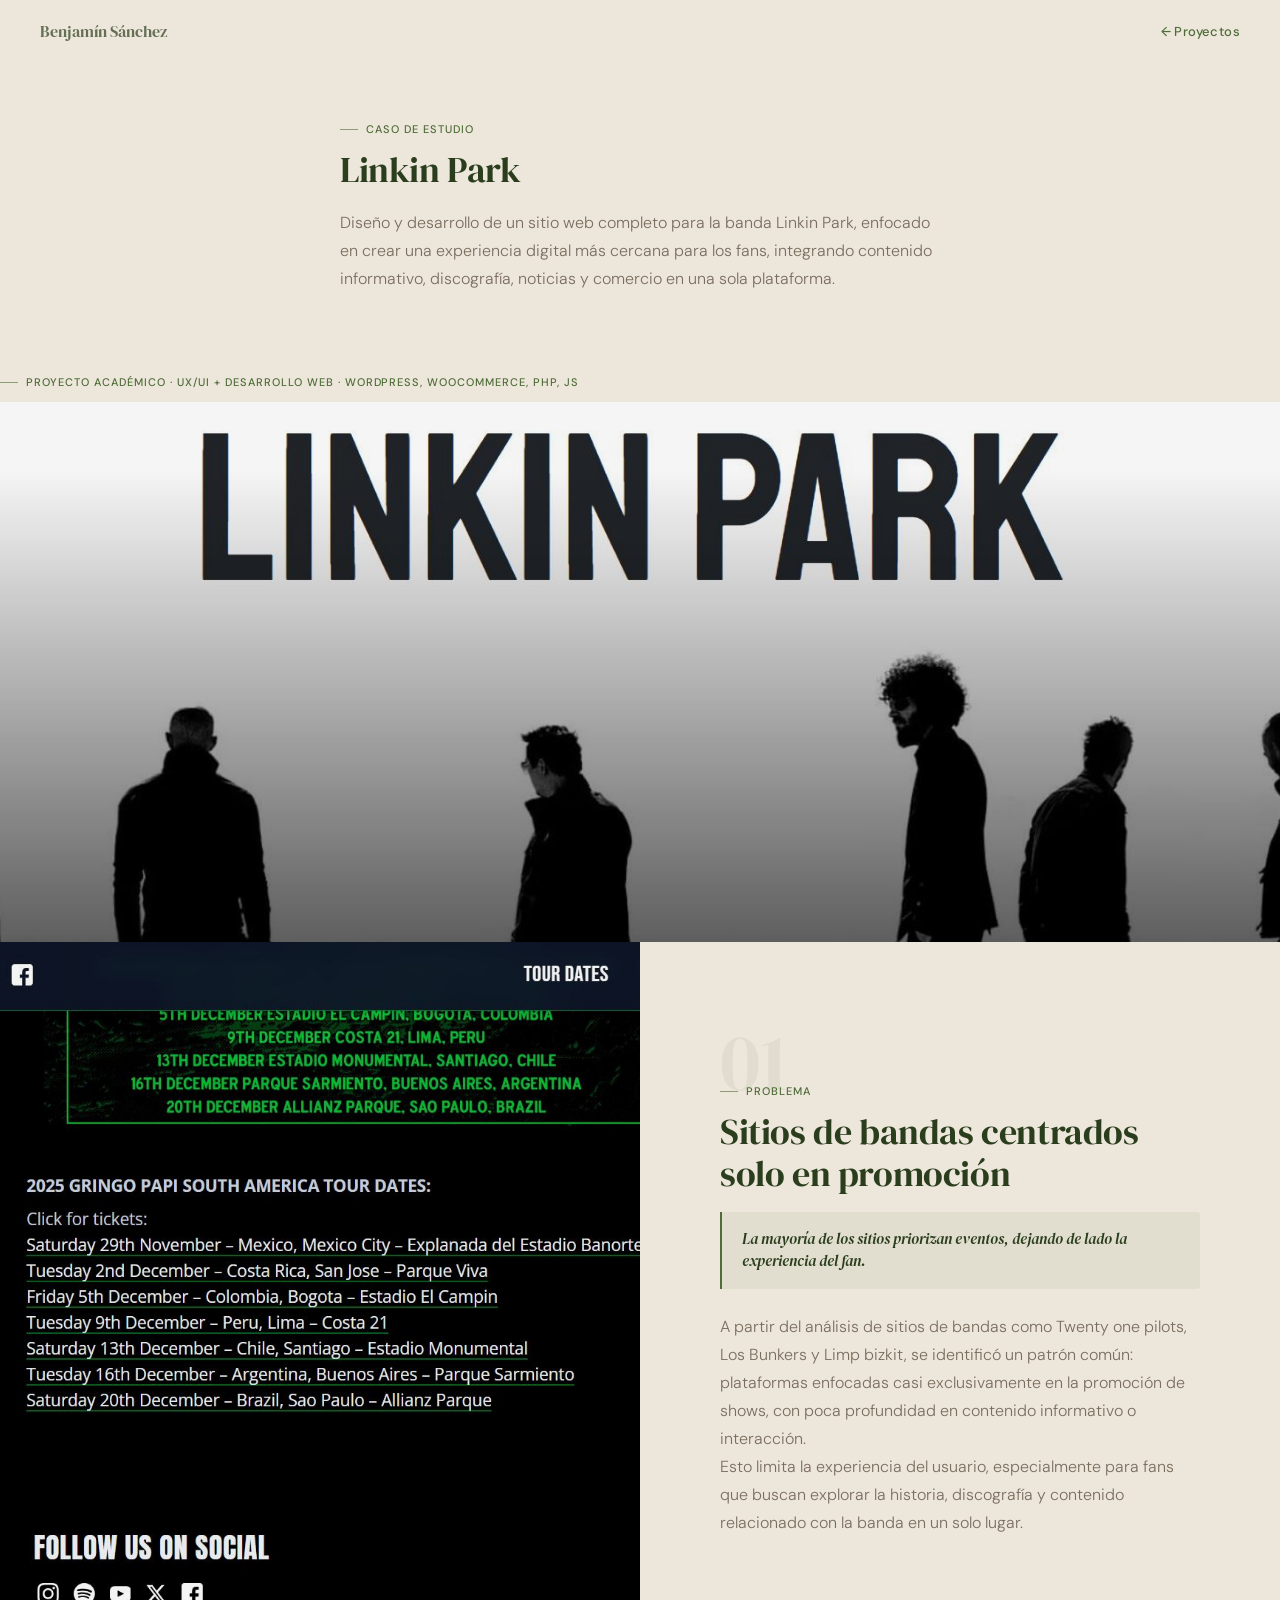
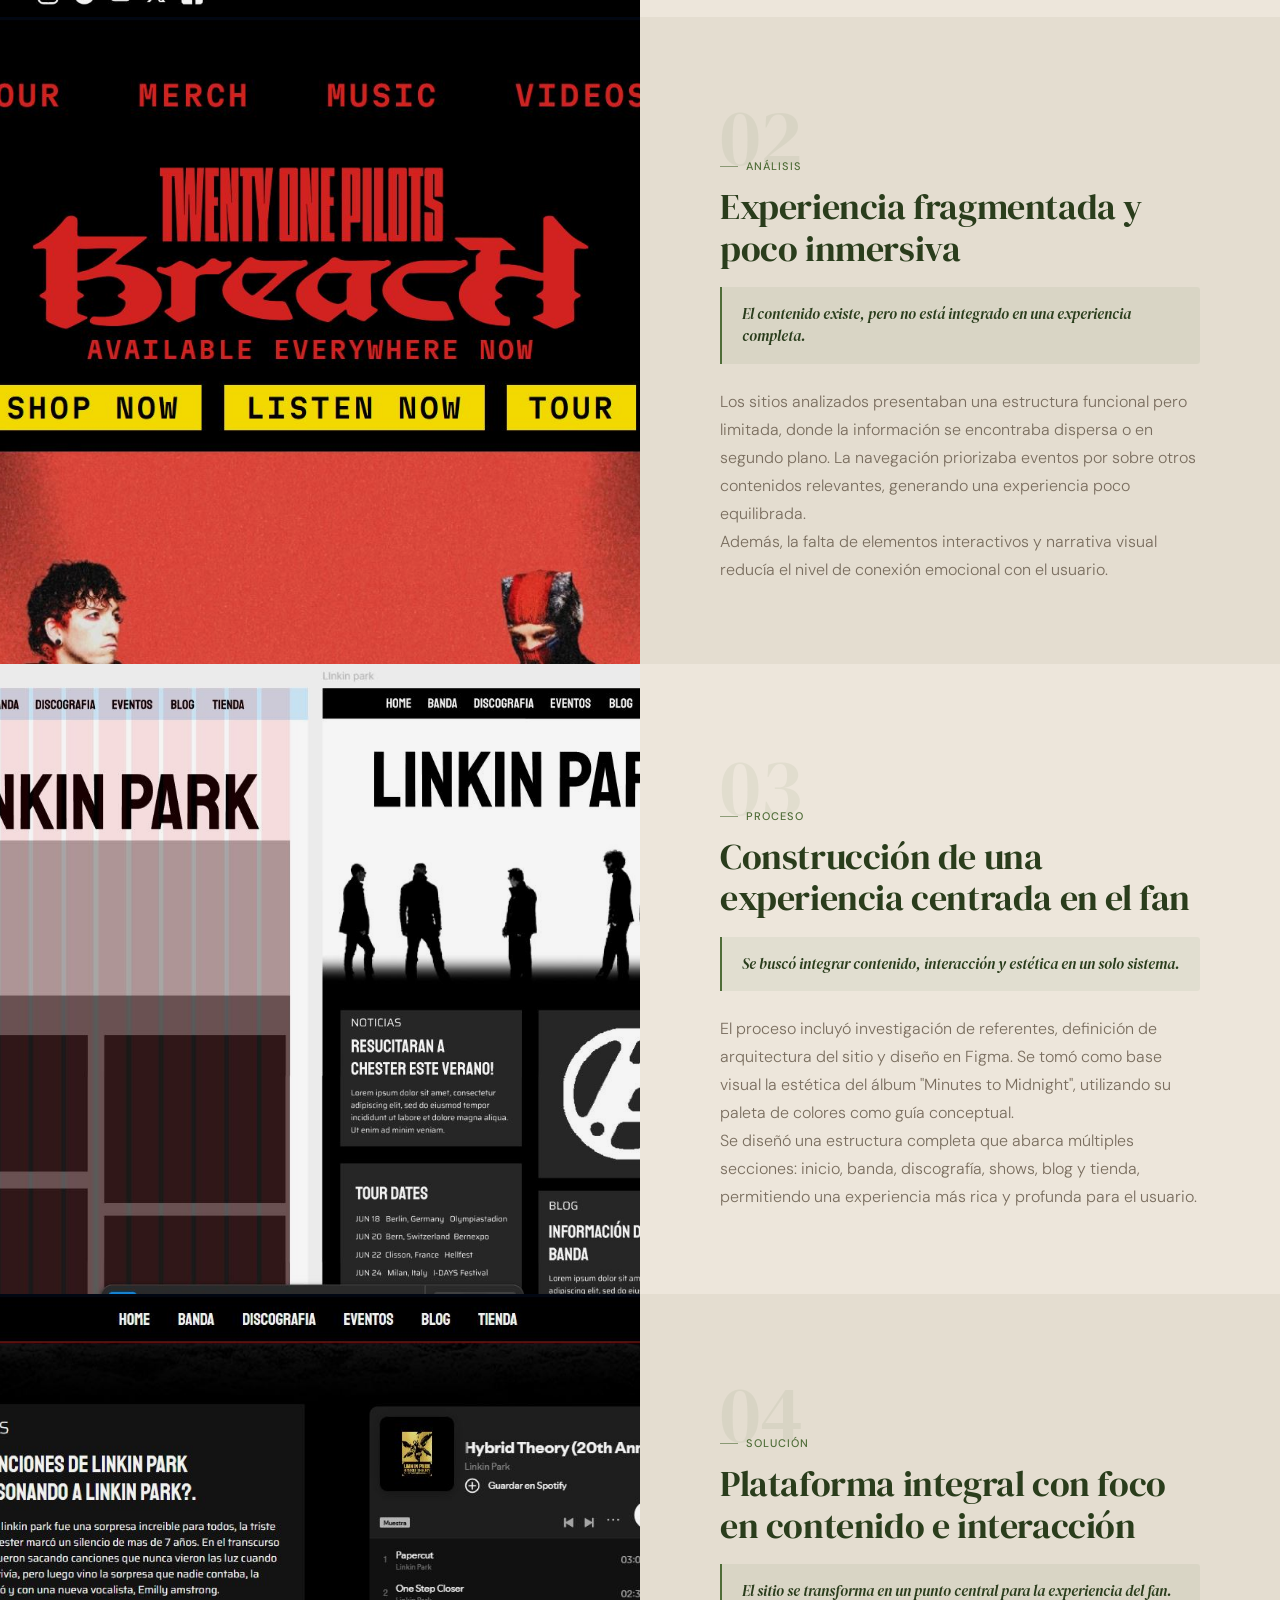
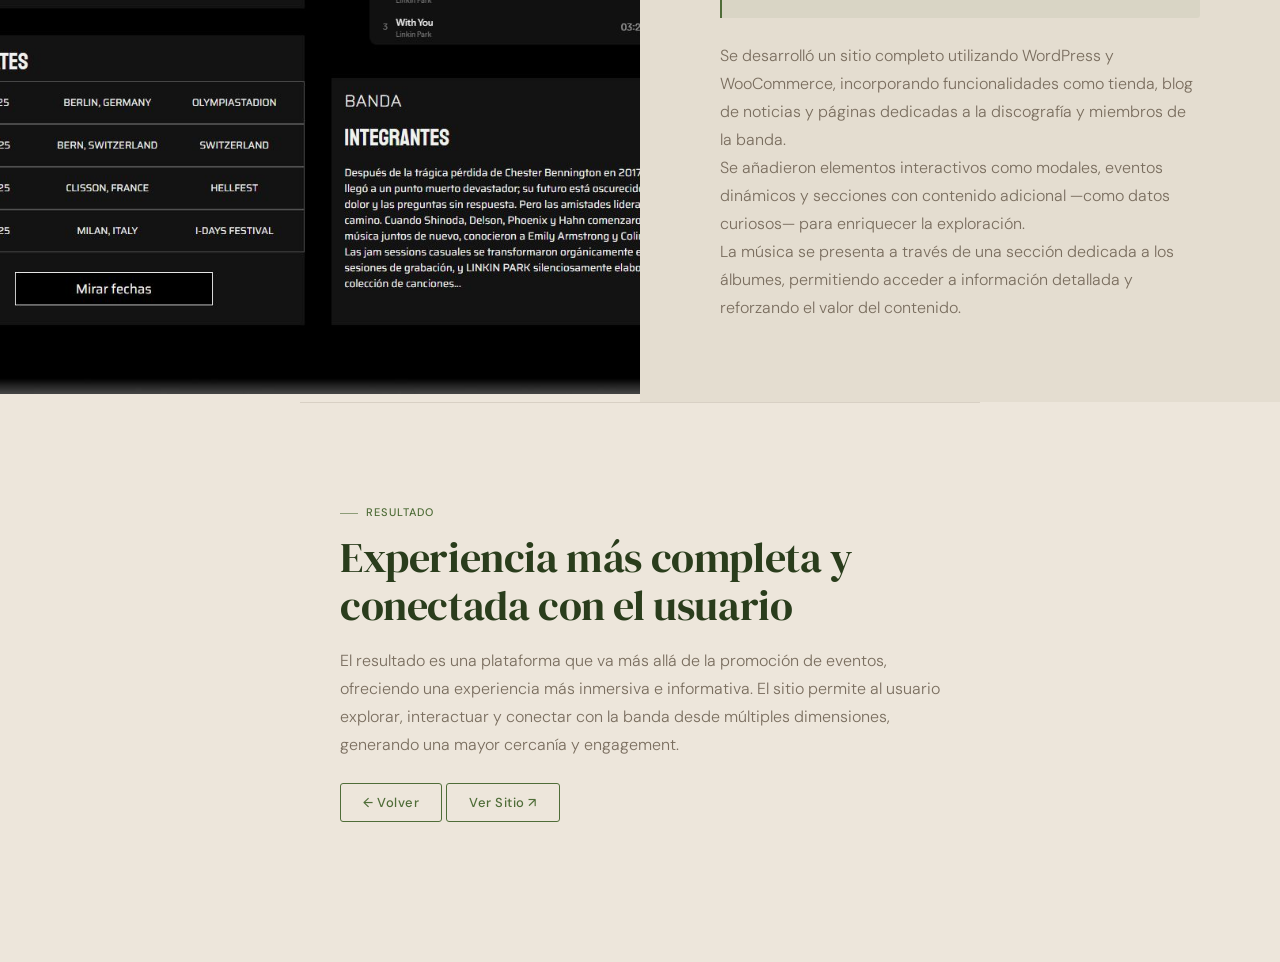
<file: Linkinpark.html>
<!DOCTYPE html>
<html lang="es">

<head>
    <meta charset="UTF-8">
    <meta name="viewport" content="width=device-width, initial-scale=1.0">
    <title>Arthyum — Benjamín Sánchez</title>
    <link rel="stylesheet" href="detalle.css">
</head>

<body>

    <!-- Barra de progreso -->
    <div class="progress-bar" id="progress"></div>

    <!-- Header flotante -->
    <header class="case-header" id="caseHeader">
        <a href="index.html" class="case-header-name">Benjamín Sánchez</a>
        <a href="index.html#proyectos" class="case-header-back">← Proyectos</a>
    </header>

    <main class="content">

        <!-- HERO texto -->
        <section class="section-narrow">
            <p class="small reveal" data-delay="1">Caso de estudio</p>
            <h2 class="reveal" data-delay="2">Linkin Park</h2>
            <p class="reveal" data-delay="3">
                Diseño y desarrollo de un sitio web completo para la banda Linkin Park,
                enfocado en crear una experiencia digital más cercana para los fans,
                integrando contenido informativo, discografía, noticias y comercio en una sola plataforma.
            </p>
        </section>

        <p class="small reveal">
            Proyecto académico · UX/UI + Desarrollo Web · WordPress, WooCommerce, PHP, JS
        </p>

        <!-- HERO imagen full -->
        <section class="section-wide">
            <img src="assets/imgs/herolink.JPG" class="case-img-large reveal-img" alt="Arthyum hero">
        </section>

        <!-- PROBLEMA -->
        <section class="section-wide">
            <div class="case-grid">
                <img src="assets/imgs/lim.JPG" class="case-img-large reveal-img" alt="Problema">
                <div class="case-text reveal" data-index="01">
                    <p class="small">Problema</p>
                    <h2>Sitios de bandas centrados solo en promoción</h2>

                    <p class="case-note">
                        La mayoría de los sitios priorizan eventos, dejando de lado la experiencia del fan.
                    </p>

                    <p>
                        A partir del análisis de sitios de bandas como Twenty one pilots, Los Bunkers y Limp bizkit,
                        se identificó un patrón común: plataformas enfocadas casi exclusivamente en la
                        promoción de shows, con poca profundidad en contenido informativo o interacción.
                    </p>

                    <p>
                        Esto limita la experiencia del usuario, especialmente para fans que buscan
                        explorar la historia, discografía y contenido relacionado con la banda en un
                        solo lugar.
                    </p>
                </div>
            </div>
        </section>

        <!-- ANÁLISIS -->
        <section class="section-wide">
            <div class="case-grid reverse">
                <div class="case-text reveal" data-index="02">
                    <p class="small">Análisis</p>
                    <h2>Experiencia fragmentada y poco inmersiva</h2>

                    <p class="case-note">
                        El contenido existe, pero no está integrado en una experiencia completa.
                    </p>

                    <p>
                        Los sitios analizados presentaban una estructura funcional pero limitada,
                        donde la información se encontraba dispersa o en segundo plano. La navegación
                        priorizaba eventos por sobre otros contenidos relevantes, generando una
                        experiencia poco equilibrada.
                    </p>

                    <p>
                        Además, la falta de elementos interactivos y narrativa visual reducía el nivel
                        de conexión emocional con el usuario.
                    </p>
                </div>
                <img src="assets/imgs/twenty2.JPG" class="case-img-large reveal-img" alt="Análisis">
            </div>
        </section>

        <!-- PROCESO -->
        <section class="section-wide">
            <div class="case-grid">
                <img src="assets/imgs/figmalinkin.JPG" class="case-img-large reveal-img" alt="Proceso">
                <div class="case-text reveal" data-index="03">
                    <p class="small">Proceso</p>
                    <h2>Construcción de una experiencia centrada en el fan</h2>

                    <p class="case-note">
                        Se buscó integrar contenido, interacción y estética en un solo sistema.
                    </p>

                    <p>
                        El proceso incluyó investigación de referentes, definición de arquitectura
                        del sitio y diseño en Figma. Se tomó como base visual la estética del álbum
                        "Minutes to Midnight", utilizando su paleta de colores como guía conceptual.
                    </p>

                    <p>
                        Se diseñó una estructura completa que abarca múltiples secciones: inicio,
                        banda, discografía, shows, blog y tienda, permitiendo una experiencia más
                        rica y profunda para el usuario.
                    </p>
                </div>
            </div>
        </section>

        <!-- SOLUCIÓN -->
        <section class="section-wide">
            <div class="case-grid reverse">
                <div class="case-text reveal" data-index="04">
                    <p class="small">Solución</p>
                    <h2>Plataforma integral con foco en contenido e interacción</h2>

                    <p class="case-note">
                        El sitio se transforma en un punto central para la experiencia del fan.
                    </p>

                    <p>
                        Se desarrolló un sitio completo utilizando WordPress y WooCommerce,
                        incorporando funcionalidades como tienda, blog de noticias y páginas
                        dedicadas a la discografía y miembros de la banda.
                    </p>

                    <p>
                        Se añadieron elementos interactivos como modales, eventos dinámicos y
                        secciones con contenido adicional —como datos curiosos— para enriquecer
                        la exploración.
                    </p>

                    <p>
                        La música se presenta a través de una sección dedicada a los álbumes,
                        permitiendo acceder a información detallada y reforzando el valor del contenido.
                    </p>
                </div>
                <img src="assets/imgs/link.JPG" class="case-img-large reveal-img" alt="Solución">
            </div>
        </section>

        <!-- RESULTADO -->
        <section class="section-narrow">
            <p class="small reveal" data-delay="1">Resultado</p>
            <h2>Experiencia más completa y conectada con el usuario</h2>

            <p class="reveal" data-delay="3">
                El resultado es una plataforma que va más allá de la promoción de eventos,
                ofreciendo una experiencia más inmersiva e informativa. El sitio permite
                al usuario explorar, interactuar y conectar con la banda desde múltiples
                dimensiones, generando una mayor cercanía y engagement.
            </p>
            <a href="index.html#proyectos" class="btn btn-ghost reveal" data-delay="3">← Volver</a>
            <a href="https://besanchezg.laboratoriodiseno.cl/sitiowp/" target="_blank"
                class="btn btn-ghost reveal" data-delay="3">
                Ver Sitio ↗
            </a>
        </section>

    </main>

    <script>
        // Header al scroll
        const header = document.getElementById('caseHeader');
        const progress = document.getElementById('progress');

        window.addEventListener('scroll', () => {
            // Header con fondo
            header.classList.toggle('scrolled', window.scrollY > 60);

            // Barra de progreso
            const docHeight = document.documentElement.scrollHeight - window.innerHeight;
            const pct = (window.scrollY / docHeight) * 100;
            progress.style.width = pct + '%';
        });

        // Scroll reveal con IntersectionObserver
        const reveals = document.querySelectorAll('.reveal, .reveal-img');
        const observer = new IntersectionObserver((entries) => {
            entries.forEach(entry => {
                if (entry.isIntersecting) {
                    entry.target.classList.add('visible');
                    observer.unobserve(entry.target);
                }
            });
        }, { threshold: 0.12 });

        reveals.forEach(el => observer.observe(el));
    </script>

</body>

</html>
</file>
<file: style.css>
@import url('https://fonts.googleapis.com/css2?family=DM+Serif+Display:ital@0;1&family=DM+Sans:wght@300;400;500&display=swap');

html {
  scroll-behavior: smooth;
  scroll-padding-top: 80px;
}

/* ─── Variables ─── */
:root {
  --bg-base: #ede6db;
  --bg-surface: #e4ddd0;
  --bg-card: #d4cab8;
  --bg-card-hover: #ccc2af;

  --green: #4f6d38;
  --green-dark: #3a5128;
  --green-deep: #2a3d1c;
  --green-wash: rgba(79, 109, 56, 0.07);
  --green-tint: rgba(79, 109, 56, 0.13);

  --border: #c8bfb0;
  --border-light: #d8d0c4;

  --ink: #2a3d1c;
  --ink-mid: #7a6e5f;
  --ink-faint: #9a8e7e;

  --radius-sm: 3px;
  --radius-md: 8px;
  --radius-lg: 12px;
}

/* ─── Reset ─── */
* {
  margin: 0;
  padding: 0;
  box-sizing: border-box;
}

/* ─── Tipografía ─── */
h1 {
  font-family: 'DM Serif Display', serif;
  font-size: 36px;
  font-weight: 400;
  letter-spacing: -0.5px;
  color: var(--ink);
}

h2 {
  font-family: 'DM Serif Display', serif;
  font-size: 28px;
  font-weight: 400;
  letter-spacing: -0.3px;
  color: var(--ink);
  margin-bottom: 24px;
}

p {
  font-size: 16px;
  line-height: 1.7;
  color: var(--ink-mid);
  font-weight: 300;
}

/* ─── Body ─── */
body {
  font-family: 'DM Sans', sans-serif;
  background-color: var(--bg-base);
  color: var(--ink);
  display: flex;
  justify-content: center;
  min-height: 100vh;
}

/* ─── Layout ─── */
.container {
  display: flex;
  gap: 80px;
  max-width: 1200px;
  width: 100%;
  padding: 80px 40px;
}

/* ─── Sidebar ─── */
.sidebar {
  width: 220px;
  flex-shrink: 0;
  position: sticky;
  top: 80px;
  height: fit-content;
  opacity: 0.8;
  transition: opacity 0.3s ease;
}

.sidebar:hover {
  opacity: 1;
}

.sidebar-content {
  display: flex;
  flex-direction: column;
}

.sidebar-top {
  margin-bottom: 28px;
  padding-bottom: 20px;
  border-bottom: 0.5px solid var(--border-light);
}

.sidebar h1 {
  font-size: 18px;
  letter-spacing: -0.2px;
  margin-bottom: 5px;
  color: var(--ink);
}

.role {
  font-size: 11px;
  font-weight: 500;
  letter-spacing: 0.08em;
  text-transform: uppercase;
  color: var(--green);
  margin-bottom: 8px;
}

.desc {
  font-size: 13px;
  color: var(--ink-faint);
  line-height: 1.6;
}

nav {
  margin-bottom: 32px;
}

nav a {
  display: block;
  margin-bottom: 11px;
  color: var(--ink-mid);
  text-decoration: none;
  font-size: 14px;
  font-weight: 400;
  transition: color 0.2s ease, padding-left 0.2s ease;
}

nav a:hover,
nav a.active {
  color: var(--green);
  padding-left: 6px;
}

.links {
  display: flex;
  flex-direction: column;
  gap: 8px;
}

.link-item {
  display: flex;
  align-items: center;
  gap: 6px;
  font-size: 13px;
  color: var(--ink-faint);
  text-decoration: none;
  transition: color 0.2s ease;
}

.link-item:hover {
  color: var(--green);
}

.link-icon {
  font-size: 11px;
  opacity: 0.6;
}

/* ─── Content ─── */
.content {
  flex: 1;
  min-width: 0;
}

/* ─── Sections ─── */
.section {
  margin-bottom: 100px;
  padding-top: 8px;
}

/* Detalle: línea verde a la izquierda de cada h2 */
.section>h2 {
  position: relative;
  padding-left: 16px;
}

.section>h2::before {
  content: '';
  position: absolute;
  left: 0;
  top: 6px;
  bottom: 6px;
  width: 2px;
  background: var(--green);
  border-radius: 2px;
  opacity: 0.5;
}

/* ─── Small label ─── */
.small {
  font-size: 11px;
  font-weight: 500;
  letter-spacing: 0.08em;
  text-transform: uppercase;
  color: var(--green);
  margin-bottom: 6px;
  display: flex;
  align-items: center;
  gap: 8px;
}

/* Detalle: línea decorativa antes del label */
.small::before {
  content: '';
  display: inline-block;
  width: 18px;
  height: 1px;
  background: var(--green);
  opacity: 0.6;
}

/* =============================================
   HERO REDESIGN
   ============================================= */

.hero {
  padding: 0 !important;
  border-bottom: 0.5px solid var(--border);
}

.hero-grid {
  display: grid;
  grid-template-columns: 1fr 1fr;
  min-height: 88vh;
}

/* ─── Columna izquierda ─── */
.hero-copy {
  padding: 80px 56px 64px 64px;
  display: flex;
  flex-direction: column;
  justify-content: center;
  gap: 0;
  border-right: 0.5px solid var(--border);
}

.hero-copy h2 {
  font-size: 30px;
  margin-bottom: 20px;
  margin-top: 12px;
  line-height: 1.22;
}

.hero-desc {
  font-size: 15px;
  color: var(--ink-mid);
  line-height: 1.75;
  margin-bottom: 32px;
  max-width: 420px;
}

.hero-cta {
  display: flex;
  gap: 12px;
  align-items: center;
  flex-wrap: wrap;
}

.hero-cta .btn {
  margin-top: 0;
}

/* ─── Stats ─── */
.hero-stats {
  display: flex;
  gap: 32px;
  margin-top: 48px;
  padding-top: 32px;
  border-top: 0.5px solid var(--border-light);
}

.hero-stat {
  display: flex;
  flex-direction: column;
  gap: 4px;
}

.stat-n {
  font-family: 'DM Serif Display', serif;
  font-size: 20px;
  color: var(--ink);
  line-height: 1;
  letter-spacing: -0.3px;
}

.stat-l {
  font-size: 10px;
  color: var(--ink-faint);
  font-weight: 400;
  letter-spacing: 0.05em;
  text-transform: uppercase;
}

/* ─── Columna derecha: mockups ─── */
.hero-visual {
  display: grid;
  grid-template-rows: 1fr 1fr;
  background: var(--bg-surface);
}

.hero-card {
  display: flex;
  flex-direction: column;
  justify-content: space-between;
  padding: 24px;
  border-bottom: 0.5px solid var(--border);
  text-decoration: none;
  transition: background 0.25s ease;
  overflow: hidden;
  position: relative;
  gap: 12px;
}

.hero-card:last-child {
  border-bottom: none;
}

.hero-card:hover {
  background: var(--bg-card);
}

.hero-card:hover .hero-mockup img {
  transform: scale(1.02);
}

.hero-card-tag {
  font-size: 10px;
  font-weight: 500;
  letter-spacing: 0.08em;
  text-transform: uppercase;
  color: var(--green);
  background: var(--green-wash);
  padding: 4px 8px;
  border-radius: 2px;
  align-self: flex-start;
}

.hero-mockup {
  flex: 1;
  border-radius: 4px;
  overflow: hidden;
  border: 0.5px solid var(--border);
  background: var(--bg-card);
  min-height: 100px;
}

.hero-mockup img {
  width: 100%;
  height: 100%;
  object-fit: cover;
  display: block;
  transition: transform 0.5s cubic-bezier(0.16, 1, 0.3, 1);
}

.hero-card-name {
  font-family: 'DM Serif Display', serif;
  font-size: 16px;
  color: var(--ink);
  display: flex;
  align-items: center;
  justify-content: space-between;
}

.hero-card-name::after {
  content: '↗';
  font-family: 'DM Sans', sans-serif;
  font-size: 13px;
  color: var(--green);
  opacity: 0;
  transition: opacity 0.2s ease, transform 0.2s ease;
  transform: translate(-4px, 4px);
}

.hero-card:hover .hero-card-name::after {
  opacity: 1;
  transform: translate(0, 0);
}


/* ─── Botones ─── */
.btn {
  display: inline-block;
  margin-top: 20px;
  padding: 10px 22px;
  background: var(--green);
  color: var(--bg-base);
  border: 0.5px solid var(--green);
  text-decoration: none;
  border-radius: var(--radius-sm);
  font-size: 13px;
  font-weight: 500;
  letter-spacing: 0.04em;
  transition: background 0.2s ease, color 0.2s ease;
}

.btn:hover {
  background: var(--green-dark);
  border-color: var(--green-dark);
}

.btn-ghost {
  background: transparent;
  color: var(--green);
  border-color: var(--green);
}

.btn-ghost:hover {
  background: var(--green-wash);
}

.contact-links {
  display: flex;
  gap: 12px;
  flex-wrap: wrap;
  margin-top: 20px;
}

/* ─── Projects ─── */
.projects-grid {
  display: grid;
  grid-template-columns: repeat(2, 1fr);
  gap: 0;
  border-top: 0.5px solid var(--border);
}

.card {
  background: var(--bg-surface);
  border-right: 0.5px solid var(--border);
  border-bottom: 0.5px solid var(--border);
  transition: background 0.25s ease;
  display: flex;
  flex-direction: column;
}

.card:hover {
  background: var(--bg-card);
}

/* ─── Tag ─── */
.project-type {
  display: block;
  font-size: 10px;
  font-weight: 500;
  letter-spacing: 0.08em;
  text-transform: uppercase;
  color: var(--green);
  background: var(--green-wash);
  padding: 4px 8px;
  border-radius: 2px;
  margin: 16px 20px 0;
  align-self: flex-start;
}

/* ─── Imagen estilo hero ─── */
.card-img {
  width: 100%;
  height: 180px;
  object-fit: cover;
  display: block;

  /* CAMBIOS CLAVE */
  border-radius: 0;
  margin-bottom: 0;
  border: none;
  border-bottom: 0.5px solid var(--border);

  background: var(--bg-card);

  transition: transform 0.5s cubic-bezier(0.16, 1, 0.3, 1);
}

/* Hover consistente con hero */
.card:hover .card-img {
  transform: scale(1.02);
}

/* ─── Contenido ─── */
.card-body {
  padding: 20px;
  display: flex;
  flex-direction: column;
  gap: 6px;
}

/* ─── Tipografía consistente ─── */
.card-title {
  font-family: 'DM Serif Display', serif;
  font-size: 16px;
  color: var(--ink);
}

.card-desc {
  font-size: 13px;
  color: var(--ink-faint);
  line-height: 1.5;
}

/* ─── Skills ─── */
.skills-list {
  list-style: none;
  display: flex;
  flex-wrap: wrap;
  gap: 10px;
}

.skill-tag {
  padding: 6px 15px;
  border: 0.5px solid var(--border);
  border-radius: 100px;
  font-size: 13px;
  color: var(--ink-mid);
  background: var(--green-wash);
  transition: color 0.2s ease, border-color 0.2s ease, background 0.2s ease;
}

.skill-tag:hover {
  color: var(--green-deep);
  border-color: var(--green);
  background: var(--green-tint);
}




/* ─── Sobre mí — detalle con fondo suave ─── */
#sobre p {
  background: var(--green-wash);
  border-left: 2px solid var(--green);
  border-radius: 0 var(--radius-md) var(--radius-md) 0;
  padding: 16px 20px;
  color: var(--ink-mid);
}

/* ─── Contacto ─── */
#contacto p {
  color: var(--ink-mid);
}

/* ─── Links globales ─── */
a {
  color: inherit;
  text-decoration: none;
}

/* ─── Cursor glow ─── */
.cursor-glow {
  position: fixed;
  width: 340px;
  height: 340px;
  background: radial-gradient(circle, rgba(79, 109, 56, 0.09) 0%, transparent 70%);
  pointer-events: none;
  transform: translate(-50%, -50%);
  z-index: 0;
}


/* Pagina detalle */
/* ─── Case Study Layout ─── */

/* Sección normal (mantiene tu estilo actual) */
.section-narrow {
  max-width: 720px;
}

/* Sección ancha */
.section-wide {
  width: 100%;
  margin: 80px 0;
}

/* Grid visual */
.case-grid {
  display: grid;
  grid-template-columns: 1fr 1fr;
  gap: 40px;
  align-items: center;
}

/* Imagen protagonista */
.case-img-large {
  width: 100%;
  border-radius: var(--radius-md);
  border: 0.5px solid var(--border);
}

/* Texto acompañante */
.case-text {
  max-width: 480px;
}

/* Variante invertida */
.case-grid.reverse {
  grid-template-columns: 1fr 1fr;
}

.case-grid.reverse .case-text {
  order: 2;
}

.case-grid.reverse .case-img-large {
  order: 1;
}




/* ─── TABLET ─── */
@media (max-width: 1130px) {

  body {
    display: block;
  }

  .container {
    flex-direction: column;
    gap: 40px;
    padding: 40px 28px 60px;
    max-width: 100%;
  }

  .sidebar {
    width: 100%;
    position: static;
    opacity: 1;
    border-bottom: 0.5px solid var(--border);
    padding-bottom: 20px;
  }

  .sidebar-content {
    flex-direction: row;
    flex-wrap: wrap;
    gap: 24px;
  }

  nav {
    display: flex;
    flex-wrap: wrap;
    gap: 6px 16px;
    margin-bottom: 0;
  }

  nav a {
    margin-bottom: 0;
  }

  nav a:hover,
  nav a.active {
    padding-left: 0;
  }

  .links {
    flex-direction: row;
    gap: 16px;
    margin-left: auto;
  }

}


/* ─── MOBILE ─── */
@media (max-width: 900px) {

  .section {
    margin-bottom: 64px;
  }

  .hero-grid {
    grid-template-columns: 1fr;
  }

  .hero-copy {
    padding: 48px 24px 36px;
    border-right: none;
    border-bottom: 0.5px solid var(--border);
  }

  .hero-copy h2 {
    font-size: 26px;
    line-height: 1.3;
  }

  .hero-desc {
    max-width: 100%;
  }

  .hero-visual {
    grid-template-columns: 1fr;
  }

  .hero-card {
    border-right: none;
    border-bottom: 0.5px solid var(--border);
  }

  .hero-card:last-child {
    border-bottom: none;
  }

  .hero-stats {
    display: grid;
    grid-template-columns: repeat(3, 1fr);
    gap: 14px;
    margin-top: 28px;
    padding-top: 20px;
  }

}


/* ─── MOBILE CHICO ─── */
@media (max-width: 600px) {

  .container {
    padding: 28px 20px 48px;
  }

  .sidebar-content {
    flex-direction: column;
    gap: 16px;
  }

  .links {
    margin-left: 0;
  }

  .hero-copy {
    padding: 40px 20px 32px;
  }

  .hero-copy h2 {
    font-size: 24px;
    /* consistente ↓ */
  }

  .hero-stats {
    grid-template-columns: 1fr 1fr;
    gap: 12px;
  }

  .projects-grid {
    grid-template-columns: 1fr;
  }

  .contact-links {
    flex-direction: column;
  }

  .btn {
    text-align: center;
  }

}
</file>
<file: detalle.css>
@import url('https://fonts.googleapis.com/css2?family=DM+Serif+Display:ital@0;1&family=DM+Sans:wght@300;400;500&display=swap');

:root {
  --bg-base: #ede6db;
  --bg-surface: #e4ddd0;
  --bg-card: #d4cab8;

  --green: #4f6d38;
  --green-dark: #3a5128;
  --green-deep: #2a3d1c;
  --green-wash: rgba(79, 109, 56, 0.07);
  --green-tint: rgba(79, 109, 56, 0.13);

  --border: #c8bfb0;
  --border-light: #d8d0c4;

  --ink: #2a3d1c;
  --ink-mid: #7a6e5f;
  --ink-faint: #9a8e7e;

  --radius-sm: 3px;
  --radius-md: 8px;
  --radius-lg: 12px;

  --narrow: 680px;
  --wide: 1400px;
}

/* ─── Reset ─── */
*,
*::before,
*::after {
  margin: 0;
  padding: 0;
  box-sizing: border-box;
}

html {
  scroll-behavior: smooth;
}

/* ─── Body ─── */
body {
  font-family: 'DM Sans', sans-serif;
  background-color: var(--bg-base);
  color: var(--ink);
  overflow-x: hidden;
}

/* ─── Tipografía ─── */
h2 {
  font-family: 'DM Serif Display', serif;
  font-size: 36px;
  font-weight: 400;
  letter-spacing: -0.4px;
  color: var(--ink);
  line-height: 1.15;
  margin-bottom: 18px;
}

p {
  font-size: 16px;
  line-height: 1.75;
  color: var(--ink-mid);
  font-weight: 300;
}

/* ─── Small label ─── */
.small {
  font-size: 11px;
  font-weight: 500;
  letter-spacing: 0.09em;
  text-transform: uppercase;
  color: var(--green);
  margin-bottom: 10px;
  display: flex;
  align-items: center;
  gap: 8px;
}

.small::before {
  content: '';
  display: inline-block;
  width: 18px;
  height: 1px;
  background: var(--green);
  opacity: 0.6;
}

/* ─── Botones ─── */
.btn {
  display: inline-block;
  margin-top: 24px;
  padding: 10px 22px;
  background: var(--green);
  color: var(--bg-base);
  border: 0.5px solid var(--green);
  text-decoration: none;
  border-radius: var(--radius-sm);
  font-size: 13px;
  font-weight: 500;
  letter-spacing: 0.04em;
  transition: background 0.2s ease;
}

.btn:hover {
  background: var(--green-dark);
  border-color: var(--green-dark);
}

.btn-ghost {
  background: transparent;
  color: var(--green);
  border-color: var(--green);
}

.btn-ghost:hover {
  background: var(--green-wash);
}

/* =============================================
   LAYOUT PRINCIPAL
   ============================================= */

.content {
  width: 100%;
}

/* ─── Narrow: texto centrado ─── */
.section-narrow {
  max-width: var(--narrow);
  margin: 0 auto;
  padding: 100px 40px 80px;
}

/* Primer bloque hero estrecho */
.section-narrow:first-child {
  padding-top: 120px;
}

/* ─── Wide: borde a borde ─── */
.section-wide {
  width: 100%;
  padding: 0;
  margin: 0;
}

/* HERO SPLIT */
.case-hero {
  display: grid;
  grid-template-columns: 1fr 1fr;
  min-height: 92vh;
  padding-top: 80px;
}

.case-hero-text {
  display: flex;
  flex-direction: column;
  justify-content: center;
  padding: 80px 72px 80px 80px;
}

.case-hero-text h1 {
  font-family: 'DM Serif Display', serif;
  font-size: clamp(48px, 6vw, 80px);
  font-weight: 400;
  letter-spacing: -1px;
  line-height: 1.05;
  color: var(--ink);
  margin-bottom: 24px;
}

.hero-desc {
  font-size: 17px;
  line-height: 1.7;
  color: var(--ink-mid);
  max-width: 440px;
  margin-bottom: 48px;
}

/* METADATOS EN FILA */
.case-meta {
  display: grid;
  grid-template-columns: repeat(4, auto);
  gap: 0;
  border-top: 0.5px solid var(--border);
  padding-top: 32px;
  width: fit-content;
}

.meta-item {
  display: flex;
  flex-direction: column;
  gap: 4px;
  padding-right: 40px;
  border-right: 0.5px solid var(--border-light);
  margin-right: 40px;
}

.meta-item:last-child {
  border-right: none;
  padding-right: 0;
  margin-right: 0;
}

.meta-label {
  font-size: 10px;
  font-weight: 500;
  letter-spacing: 0.1em;
  text-transform: uppercase;
  color: var(--ink-faint);
}

.meta-value {
  font-size: 13px;
  font-weight: 400;
  color: var(--ink);
}

/* VISUAL LADO DERECHO */
.case-hero-visual {
  background: var(--bg-surface);
  display: flex;
  align-items: center;
  justify-content: center;
  overflow: hidden;
  position: relative;
}

.hero-mockup {
  width: 100%;
  height: 100%;
  object-fit: cover;
  object-position: top;
  transform: scale(1.02);
  transition: transform 8s ease;
}

.case-hero-visual:hover .hero-mockup {
  transform: scale(1);
}

@media (max-width: 960px) {
  .case-hero {
    grid-template-columns: 1fr;
    min-height: auto;
  }

  .case-hero-text {
    padding: 100px 28px 48px;
    order: 1;
  }

  .case-hero-visual {
    order: 2;
    height: 60vw;
    min-height: 300px;
  }

  .case-meta {
    grid-template-columns: repeat(2, auto);
    row-gap: 24px;
  }
}

/* =============================================
   HERO IMAGE — ocupa toda la pantalla
   ============================================= */

.case-img-large {
  width: 100%;
  height: 60vh;
  max-height: 700px;
  object-fit: cover;
  display: block;
  filter: brightness(0.96);
}

/* =============================================
   GRID DE CASO — imagen + texto
   ============================================= */

.case-grid {
  display: grid;
  grid-template-columns: 1fr 1fr;
  min-height: 70vh;
}

.case-grid.reverse {
  direction: rtl;
}

.case-grid.reverse>* {
  direction: ltr;
}

/* Imagen dentro del grid */
.case-grid .case-img-large {
  width: 100%;
  height: 100%;
  min-height: 520px;
  object-fit: cover;
  display: block;
}

/* Texto dentro del grid */
.case-text {
  display: flex;
  flex-direction: column;
  justify-content: center;
  padding: 80px 80px;
  background: var(--bg-base);
}

/* Secciones alternas con fondo ligeramente diferente */
.section-wide:nth-of-type(even) .case-text {
  background: var(--bg-surface);
}

.section-wide:nth-of-type(odd) .case-text {
  background: var(--bg-base);
}

/* ─── Detalle: número de sección ─── */
.case-text::before {
  content: attr(data-index);
  font-family: 'DM Serif Display', serif;
  font-size: 80px;
  color: var(--green);
  opacity: 0.07;
  line-height: 1;
  margin-bottom: -20px;
  display: block;
}

/* Problema */

.findings-list {
  margin-top: 32px;
  display: flex;
  flex-direction: column;
  gap: 10px;
  padding-top: 28px;
  border-top: 0.5px solid var(--border-light);
}

.finding {
  display: flex;
  align-items: flex-start;
  gap: 12px;
  font-size: 13px;
  color: var(--ink-mid);
  line-height: 1.5;
}

.finding-dot {
  width: 4px;
  height: 4px;
  border-radius: 50%;
  background: var(--green);
  flex-shrink: 0;
  margin-top: 6px;
}

/* Proceso */

.process-phases {
  display: flex;
  align-items: center;
  justify-content: center;
  gap: 0;
  padding: 40px 80px;
  background: var(--bg-surface);
  border-bottom: 0.5px solid var(--border-light);
  overflow-x: auto;
}

.phase {
  display: flex;
  flex-direction: column;
  align-items: center;
  gap: 6px;
  padding: 16px 24px;
  opacity: 0.45;
  transition: opacity 0.2s;
}

.phase.active {
  opacity: 1;
}

.phase-num {
  font-family: 'DM Serif Display', serif;
  font-size: 28px;
  color: var(--ink);
  line-height: 1;
}

.phase-name {
  font-size: 10px;
  font-weight: 500;
  letter-spacing: 0.1em;
  text-transform: uppercase;
  color: var(--ink-mid);
}

.phase.active .phase-name {
  color: var(--green);
}

.phase-arrow {
  font-size: 14px;
  color: var(--border);
  padding: 0 4px;
  margin-bottom: 20px;
}

/* Solucion */

.compare-wrapper {
  width: 100%;
  height: 100%;
  display: flex;
  flex-direction: column;
}

.compare-container {
  position: relative;
  width: 100%;
  height: 100%;
  min-height: 520px;
  overflow: hidden;
  cursor: col-resize;
  user-select: none;
}

.compare-container img,
.compare-before img {
  width: 100%;
  height: 100%;
  object-fit: cover;
  object-position: top;
  display: block;
}

.compare-before {
  position: absolute;
  top: 0;
  left: 0;
  width: 50%;
  height: 100%;
  overflow: hidden;
  border-right: 2px solid white;
}

.compare-handle {
  position: absolute;
  top: 0;
  left: 50%;
  transform: translateX(-50%);
  width: 40px;
  height: 100%;
  display: flex;
  flex-direction: column;
  align-items: center;
  pointer-events: none;
  z-index: 10;
}

.handle-line {
  flex: 1;
  width: 2px;
  background: white;
}

.handle-circle {
  width: 36px;
  height: 36px;
  border-radius: 50%;
  background: white;
  display: flex;
  align-items: center;
  justify-content: center;
  font-size: 14px;
  color: var(--ink);
  box-shadow: 0 2px 12px rgba(0, 0, 0, 0.2);
  flex-shrink: 0;
}

.compare-labels {
  display: flex;
  justify-content: space-between;
  padding: 10px 16px;
  background: var(--bg-surface);
  border-top: 0.5px solid var(--border-light);
}

.compare-labels span {
  font-size: 10px;
  font-weight: 500;
  letter-spacing: 0.1em;
  text-transform: uppercase;
  color: var(--ink-faint);
}

/* Resultado */

.outcome-grid {
  display: grid;
  grid-template-columns: repeat(3, 1fr);
  gap: 1px;
  background: var(--border-light);
  border: 0.5px solid var(--border-light);
  border-radius: var(--radius-md);
  overflow: hidden;
  margin-bottom: 56px;
}

.outcome-card {
  background: var(--bg-base);
  padding: 32px 28px;
  display: flex;
  flex-direction: column;
  gap: 10px;
}

.outcome-num {
  font-family: 'DM Serif Display', serif;
  font-size: 40px;
  color: var(--green);
  line-height: 1;
}

.outcome-label {
  font-size: 13px;
  line-height: 1.5;
  color: var(--ink-mid);
}

@media (max-width: 640px) {
  .outcome-grid {
    grid-template-columns: 1fr;
  }
}


/* =============================================
   ANIMACIONES DE ENTRADA — scroll reveal
   ============================================= */

.reveal {
  opacity: 0;
  transform: translateY(32px);
  transition: opacity 0.8s cubic-bezier(0.16, 1, 0.3, 1),
    transform 0.8s cubic-bezier(0.16, 1, 0.3, 1);
}

.reveal.visible {
  opacity: 1;
  transform: translateY(0);
}

.reveal-img {
  opacity: 0;
  transform: scale(0.98);
  transition: opacity 1s cubic-bezier(0.16, 1, 0.3, 1),
    transform 1s cubic-bezier(0.16, 1, 0.3, 1);
}

.reveal-img.visible {
  opacity: 1;
  transform: scale(1);
}

/* Delay escalonado */
.reveal[data-delay="1"] {
  transition-delay: 0.1s;
}

.reveal[data-delay="2"] {
  transition-delay: 0.2s;
}

.reveal[data-delay="3"] {
  transition-delay: 0.3s;
}

/* =============================================
   HEADER FLOTANTE — volver al portafolio
   ============================================= */

.case-header {
  position: fixed;
  top: 0;
  left: 0;
  right: 0;
  z-index: 100;
  padding: 20px 40px;
  display: flex;
  align-items: center;
  justify-content: space-between;
  background: transparent;
  transition: background 0.4s ease, border-bottom 0.4s ease;
}

.case-header.scrolled {
  background: rgba(237, 230, 219, 0.92);
  backdrop-filter: blur(10px);
  -webkit-backdrop-filter: blur(10px);
  border-bottom: 0.5px solid var(--border-light);
}

.case-header-name {
  font-family: 'DM Serif Display', serif;
  font-size: 16px;
  color: var(--ink);
  text-decoration: none;
  opacity: 0.7;
  transition: opacity 0.2s;
}

.case-header-name:hover {
  opacity: 1;
}

.case-header-back {
  font-size: 13px;
  color: var(--green);
  text-decoration: none;
  font-weight: 500;
  letter-spacing: 0.03em;
  display: flex;
  align-items: center;
  gap: 6px;
  transition: gap 0.2s ease;
}

.case-header-back:hover {
  gap: 10px;
}

/* ─── Barra de progreso de lectura ─── */
.case-progress-nav {
  position: fixed;
  top: 61px;
  /* justo debajo del header */
  left: 0;
  right: 0;
  z-index: 90;
  transform: translateY(-100%);
  transition: transform 0.4s cubic-bezier(0.16, 1, 0.3, 1);
  background: rgba(237, 230, 219, 0.95);
  backdrop-filter: blur(10px);
  border-bottom: 0.5px solid var(--border-light);
}

.case-progress-nav.visible {
  transform: translateY(0);
}

.cpn-inner {
  max-width: var(--wide);
  margin: 0 auto;
  padding: 0 40px;
}

.cpn-steps {
  display: flex;
  align-items: center;
  gap: 0;
}

.cpn-step {
  font-size: 11px;
  font-weight: 500;
  letter-spacing: 0.06em;
  text-transform: uppercase;
  color: var(--ink-faint);
  text-decoration: none;
  padding: 14px 20px;
  border-bottom: 2px solid transparent;
  transition: color 0.2s, border-color 0.2s;
}

.cpn-step:hover {
  color: var(--ink);
}

.cpn-step.active {
  color: var(--green);
  border-bottom-color: var(--green);
}

/* =============================================
   SECCIÓN RESULTADO — cierre narrativo
   ============================================= */

.section-narrow:last-child {
  padding-bottom: 140px;
  border-top: 0.5px solid var(--border-light);
  margin-top: 0;
}

.section-narrow:last-child h2 {
  font-size: 42px;
}

/* case note */

.case-note {
  font-family: 'DM Serif Display', serif;
  font-size: 15px;
  font-style: italic;
  color: var(--ink);
  line-height: 1.5;
  padding: 16px 20px;
  border-left: 2px solid var(--green);
  background: var(--green-wash);
  border-radius: 0 var(--radius-sm) var(--radius-sm) 0;
  margin-bottom: 24px;
}

/* =============================================
   RESPONSIVE
   ============================================= */

@media (max-width: 960px) {

  .case-grid {
    grid-template-columns: 1fr;
    min-height: auto;
  }

  .case-grid.reverse {
    direction: ltr;
  }

  /* TEXTO PRIMERO */
  .case-grid .case-text {
    order: 1;
    padding: 52px 32px;
  }

  /* IMAGEN DESPUÉS */
  .case-grid img {
    order: 2;
    min-height: 300px;
  }

  .case-text::before {
    font-size: 56px;
  }

  .section-narrow {
    padding: 72px 28px 60px;
  }

  .section-narrow:first-child {
    padding-top: 100px;
  }

  .section-wide:first-of-type .case-img-large {
    height: 50vh;
  }

  h2 {
    font-size: 28px;
  }

  .case-header {
    padding: 16px 24px;
  }
}

@media (max-width: 767px) {

  .case-grid {
    display: grid;
    grid-template-columns: 1fr;
  }

  .case-grid .case-text {
    order: 1;
    padding: 40px 24px;
  }

  .case-grid img {
    order: 2;
  }

  .section-narrow {
    padding: 60px 24px 48px;
  }

  h2 {
    font-size: 24px;
  }

  .case-img-large {
    height: 70vh;
    max-height: none;
  }
}
</file>
